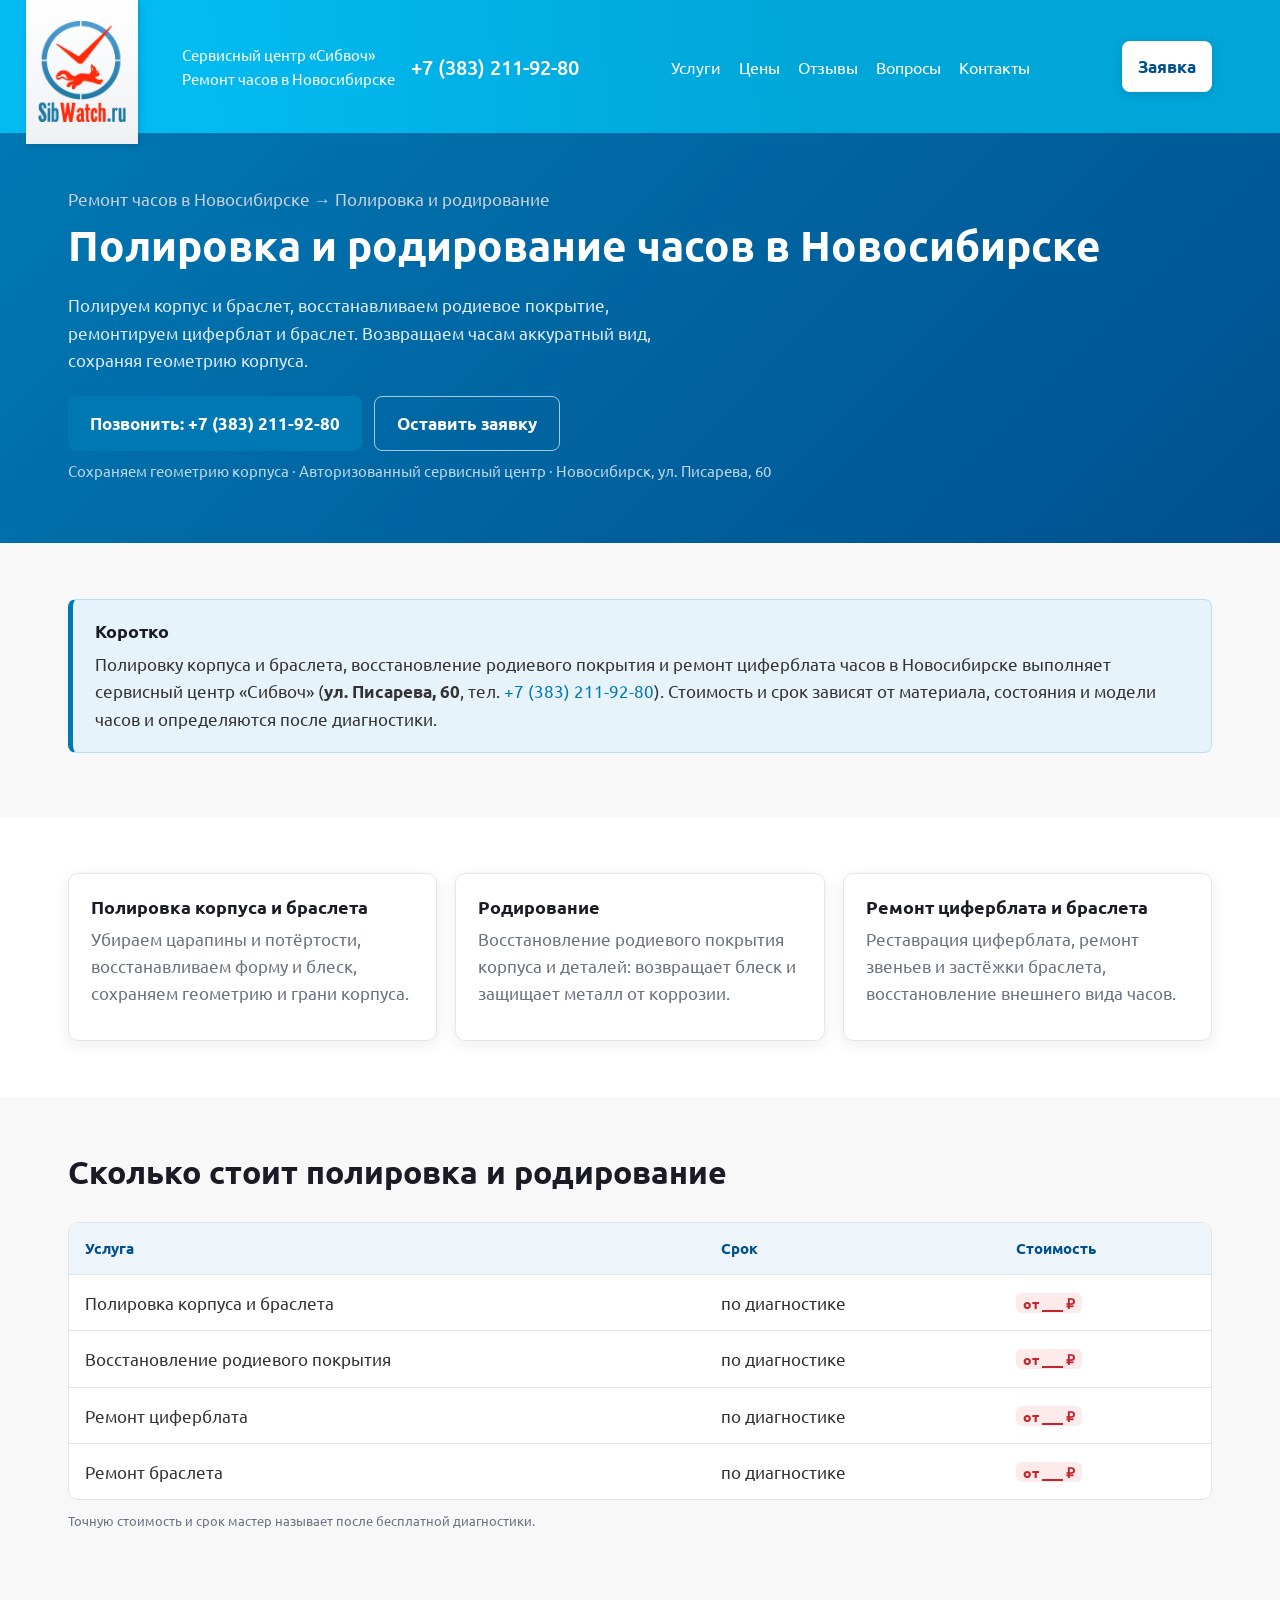
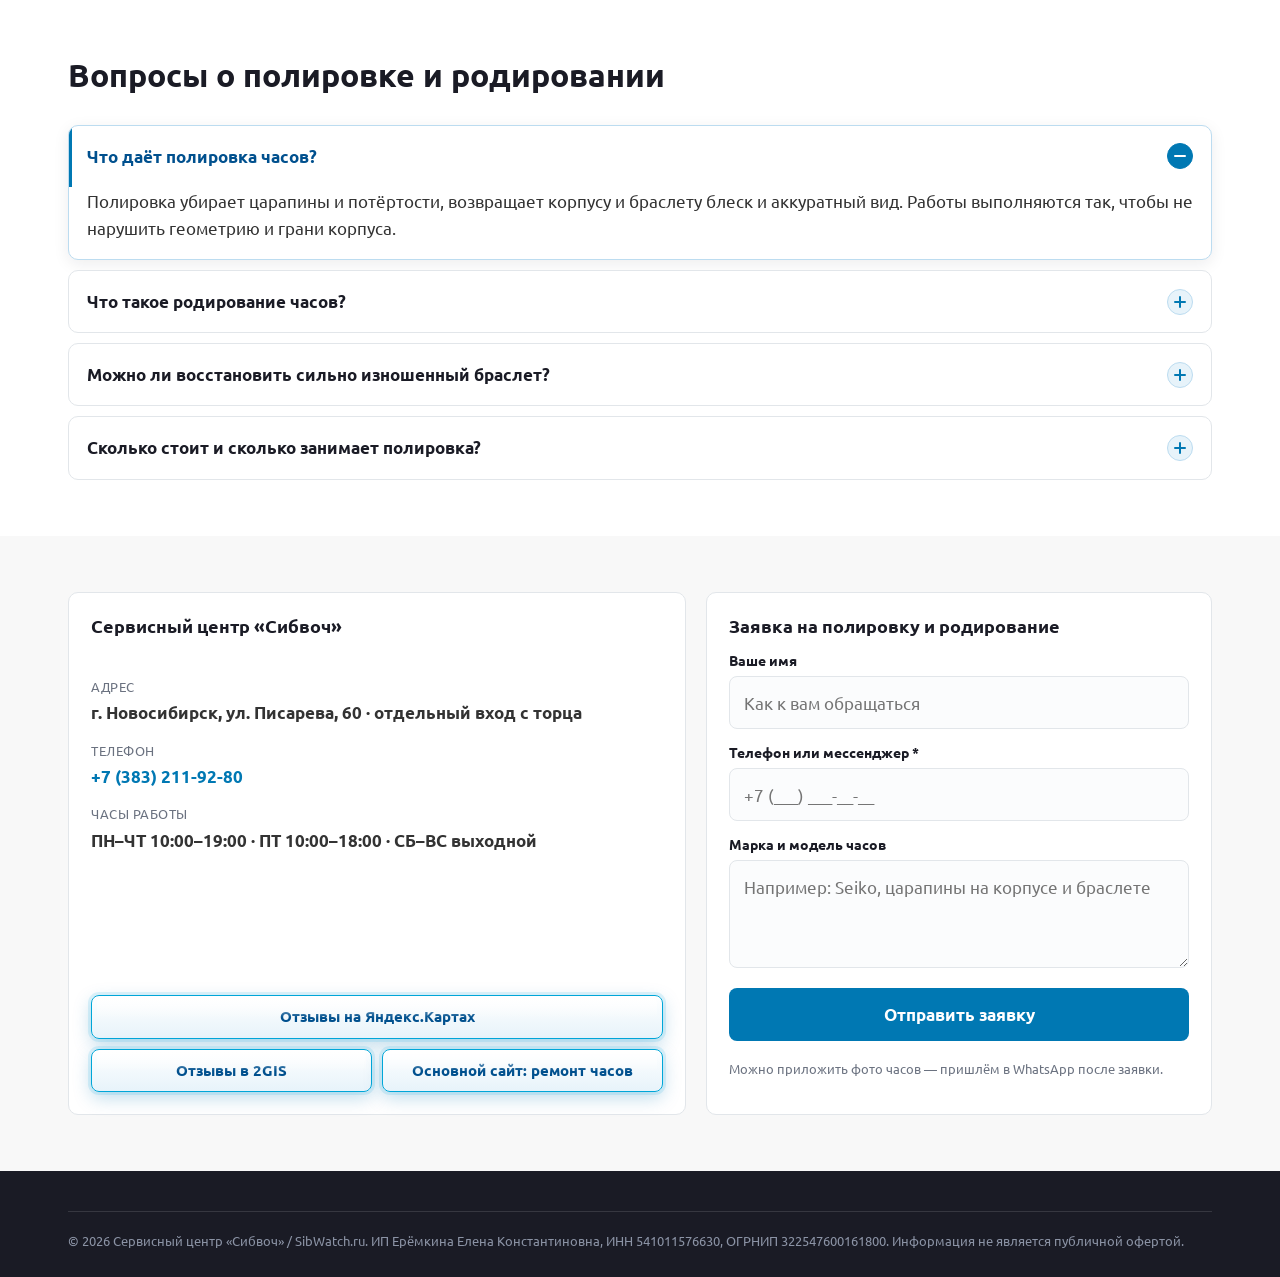
<file: polirovka-rodirovanie.html>
<!DOCTYPE html>
<html lang="ru">
<head>
<meta charset="utf-8">
<meta name="viewport" content="width=device-width, initial-scale=1">
<title>Полировка и родирование часов в Новосибирске — Сибвоч</title>
<meta name="description" content="Полировка корпуса и браслета часов, восстановление родиевого покрытия, ремонт циферблата и браслета в Новосибирске. СЦ «Сибвоч», ул. Писарева, 60.">
<link rel="canonical" href="https://remont-chasov-nsk.ru/polirovka-rodirovanie.html">
<meta name="robots" content="index, follow, max-image-preview:large">
<meta property="og:title" content="Полировка и родирование часов в Новосибирске — Сибвоч">
<meta property="og:description" content="Полировка корпуса и браслета, восстановление родиевого покрытия, ремонт циферблата и браслета. Сервисный центр «Сибвоч», Новосибирск.">
<meta property="og:url" content="https://remont-chasov-nsk.ru/polirovka-rodirovanie.html">
<meta property="og:type" content="website">
<link rel="icon" href="assets/img/logo_medium.png">
<link rel="preconnect" href="https://fonts.googleapis.com">
<link rel="preconnect" href="https://fonts.gstatic.com" crossorigin>
<link href="https://fonts.googleapis.com/css2?family=Ubuntu:wght@400;500;700&display=swap" rel="stylesheet">
<link rel="stylesheet" href="assets/css/style.css">
<script type="application/ld+json">
{
  "@context": "https://schema.org",
  "@graph": [
    {
      "@type": "Service",
      "@id": "https://remont-chasov-nsk.ru/polirovka-rodirovanie.html#service",
      "name": "Полировка и родирование часов",
      "serviceType": "Полировка корпуса, браслета и восстановление родиевого покрытия",
      "description": "Полировка корпуса и браслета, восстановление родиевого покрытия, ремонт циферблата и браслета часов в Новосибирске.",
      "provider": { "@type": "LocalBusiness", "name": "Сервисный центр «Сибвоч»", "telephone": "+7-383-211-92-80", "address": { "@type": "PostalAddress", "streetAddress": "ул. Писарева, 60", "addressLocality": "Новосибирск", "addressCountry": "RU" } },
      "areaServed": { "@type": "City", "name": "Новосибирск" }
    },
    {
      "@type": "FAQPage",
      "@id": "https://remont-chasov-nsk.ru/polirovka-rodirovanie.html#faq",
      "mainEntity": [
        { "@type": "Question", "name": "Что даёт полировка часов?", "acceptedAnswer": { "@type": "Answer", "text": "Полировка убирает царапины и потёртости, возвращает корпусу и браслету блеск и аккуратный вид. Работы выполняются так, чтобы не нарушить геометрию и грани корпуса." } },
        { "@type": "Question", "name": "Что такое родирование часов?", "acceptedAnswer": { "@type": "Answer", "text": "Родирование — восстановление родиевого (защитно-декоративного) покрытия деталей часов. Оно возвращает блеск и защищает металл от коррозии и потускнения." } },
        { "@type": "Question", "name": "Можно ли восстановить сильно изношенный браслет?", "acceptedAnswer": { "@type": "Answer", "text": "Во многих случаях да: выполняем полировку, восстановление покрытия и ремонт браслета (звеньев, застёжки). Точный ответ мастер даёт после осмотра часов." } },
        { "@type": "Question", "name": "Сколько стоит и сколько занимает полировка часов?", "acceptedAnswer": { "@type": "Answer", "text": "Стоимость и срок зависят от материала, состояния и модели часов и определяются после диагностики. Точную цену и срок мастер называет до начала работ." } }
      ]
    },
    {
      "@type": "BreadcrumbList",
      "itemListElement": [
        { "@type": "ListItem", "position": 1, "name": "Ремонт часов в Новосибирске", "item": "https://remont-chasov-nsk.ru/" },
        { "@type": "ListItem", "position": 2, "name": "Полировка и родирование часов", "item": "https://remont-chasov-nsk.ru/polirovka-rodirovanie.html" }
      ]
    }
  ]
}
</script>
</head>
<body>

<header class="sh-head" id="site-head">
  <div class="sh-head__bar">
    <a class="sh-head__logo" href="index.html" aria-label="SibWatch — ремонт часов в Новосибирске">
      <img src="assets/img/logo_medium.png" alt="SibWatch — ремонт часов в Новосибирске" width="96" height="110">
    </a>
    <div class="sh-head__desc">
      <div class="sh-head__title">Сервисный центр «Сибвоч»<br>Ремонт часов в Новосибирске</div>
      <a class="sh-head__tel" href="tel:+73832119280">+7 (383) 211-92-80</a>
    </div>
    <nav class="sh-nav" aria-label="Основная навигация">
      <ul>
        <li><a href="index.html#services">Услуги</a></li>
        <li><a href="index.html#prices">Цены</a></li>
        <li><a href="index.html#reviews">Отзывы</a></li>
        <li><a href="index.html#faq">Вопросы</a></li>
        <li><a href="index.html#contacts">Контакты</a></li>
      </ul>
    </nav>
    <div class="sh-head__actions">
      <a class="sh-head__btn" href="#request">Заявка</a>
    </div>
    <button class="sh-head__toggle" type="button" aria-label="Открыть меню" aria-expanded="false" aria-controls="site-head-menu"><span></span></button>
  </div>
  <nav class="sh-head__dropdown" id="site-head-menu" aria-label="Мобильная навигация">
    <ul>
      <li><a href="index.html#services">Услуги</a></li>
      <li><a href="index.html#prices">Цены</a></li>
      <li><a href="index.html#reviews">Отзывы</a></li>
      <li><a href="index.html#faq">Вопросы</a></li>
      <li><a href="index.html#contacts">Контакты</a></li>
    </ul>
    <a class="sh-head__tel" href="tel:+73832119280">+7 (383) 211-92-80</a>
    <a class="sh-head__btn" href="#request">Заявка на ремонт</a>
  </nav>
</header>

<section class="hero">
  <div class="wrap">
    <p style="color:#c6d2e0;margin:0 0 8px"><a href="index.html" style="color:#c6d2e0">Ремонт часов в Новосибирске</a> → Полировка и родирование</p>
    <h1>Полировка и родирование часов в Новосибирске</h1>
    <p class="lead">Полируем корпус и браслет, восстанавливаем родиевое покрытие, ремонтируем циферблат и браслет. Возвращаем часам аккуратный вид, сохраняя геометрию корпуса.</p>
    <div class="hero__cta">
      <a class="btn" href="tel:+73832119280">Позвонить: +7 (383) 211-92-80</a>
      <a class="btn btn--ghost" href="index.html#request">Оставить заявку</a>
    </div>
    <p class="hero__note">Сохраняем геометрию корпуса · Авторизованный сервисный центр · Новосибирск, ул. Писарева, 60</p>
  </div>
</section>

<section class="section">
  <div class="wrap">
    <div class="answer">
      <h2>Коротко</h2>
      <p>Полировку корпуса и браслета, восстановление родиевого покрытия и ремонт циферблата часов в Новосибирске выполняет сервисный центр «Сибвоч» (<strong>ул. Писарева, 60</strong>, тел. <a href="tel:+73832119280">+7 (383) 211-92-80</a>). Стоимость и срок зависят от материала, состояния и модели часов и определяются после диагностики.</p>
    </div>
  </div>
</section>

<section class="section section--alt">
  <div class="wrap">
    <div class="grid grid--3">
      <article class="card"><h3>Полировка корпуса и браслета</h3><p>Убираем царапины и потёртости, восстанавливаем форму и блеск, сохраняем геометрию и грани корпуса.</p></article>
      <article class="card"><h3>Родирование</h3><p>Восстановление родиевого покрытия корпуса и деталей: возвращает блеск и защищает металл от коррозии.</p></article>
      <article class="card"><h3>Ремонт циферблата и браслета</h3><p>Реставрация циферблата, ремонт звеньев и застёжки браслета, восстановление внешнего вида часов.</p></article>
    </div>
  </div>
</section>

<section class="section">
  <div class="wrap">
    <div class="section__head"><h2>Сколько стоит полировка и родирование</h2></div>
    <div class="table-scroll">
      <table class="prices">
        <thead><tr><th>Услуга</th><th>Срок</th><th>Стоимость</th></tr></thead>
        <tbody>
          <tr><td>Полировка корпуса и браслета</td><td>по диагностике</td><td><span class="price-todo">от ___ ₽</span></td></tr>
          <tr><td>Восстановление родиевого покрытия</td><td>по диагностике</td><td><span class="price-todo">от ___ ₽</span></td></tr>
          <tr><td>Ремонт циферблата</td><td>по диагностике</td><td><span class="price-todo">от ___ ₽</span></td></tr>
          <tr><td>Ремонт браслета</td><td>по диагностике</td><td><span class="price-todo">от ___ ₽</span></td></tr>
        </tbody>
      </table>
    </div>
    <p class="form__hint">Точную стоимость и срок мастер называет после бесплатной диагностики.</p>
  </div>
</section>

<section class="section section--alt">
  <div class="wrap">
    <div class="section__head"><h2>Вопросы о полировке и родировании</h2></div>
    <div class="faq" data-faq>
      <div class="faq__item is-open">
        <button class="faq__q" type="button" aria-expanded="true">
          <span class="faq__qt">Что даёт полировка часов?</span>
          <span class="faq__ico" aria-hidden="true"></span>
        </button>
        <div class="faq__a"><div class="faq__a-inner"><div>Полировка убирает царапины и потёртости, возвращает корпусу и браслету блеск и аккуратный вид. Работы выполняются так, чтобы не нарушить геометрию и грани корпуса.</div></div></div>
      </div>
      <div class="faq__item">
        <button class="faq__q" type="button" aria-expanded="false">
          <span class="faq__qt">Что такое родирование часов?</span>
          <span class="faq__ico" aria-hidden="true"></span>
        </button>
        <div class="faq__a"><div class="faq__a-inner"><div>Родирование — восстановление родиевого (защитно-декоративного) покрытия деталей часов. Оно возвращает блеск и защищает металл от коррозии и потускнения.</div></div></div>
      </div>
      <div class="faq__item">
        <button class="faq__q" type="button" aria-expanded="false">
          <span class="faq__qt">Можно ли восстановить сильно изношенный браслет?</span>
          <span class="faq__ico" aria-hidden="true"></span>
        </button>
        <div class="faq__a"><div class="faq__a-inner"><div>Во многих случаях да: выполняем полировку, восстановление покрытия и ремонт браслета (звеньев, застёжки). Точный ответ мастер даёт после осмотра часов.</div></div></div>
      </div>
      <div class="faq__item">
        <button class="faq__q" type="button" aria-expanded="false">
          <span class="faq__qt">Сколько стоит и сколько занимает полировка?</span>
          <span class="faq__ico" aria-hidden="true"></span>
        </button>
        <div class="faq__a"><div class="faq__a-inner"><div>Стоимость и срок зависят от материала, состояния и модели часов и определяются после диагностики. Точную цену и срок мастер называет до начала работ.</div></div></div>
      </div>
    </div>
  </div>
</section>

<section class="section" id="request">
  <div class="wrap">
    <div class="contacts">
      <div class="contact-card">
        <h3>Сервисный центр «Сибвоч»</h3>
        <dl>
          <dt>Адрес</dt><dd>г. Новосибирск, ул. Писарева, 60 · отдельный вход с торца</dd>
          <dt>Телефон</dt><dd><a href="tel:+73832119280">+7 (383) 211-92-80</a></dd>
          <dt>Часы работы</dt><dd>ПН–ЧТ 10:00–19:00 · ПТ 10:00–18:00 · СБ–ВС выходной</dd>
        </dl>
        <div class="map-links">
          <a class="map-links__hl" href="https://yandex.ru/maps/org/sibvoch/96128180293/" target="_blank" rel="noopener">Отзывы на Яндекс.Картах</a>
          <a class="map-links__hl" href="https://2gis.ru/novosibirsk/firm/141265769340743" target="_blank" rel="noopener">Отзывы в 2GIS</a>
          <a class="map-links__hl" href="https://sibwatch.ru/remont_chasov/" target="_blank" rel="noopener">Основной сайт: ремонт часов</a>
        </div>
      </div>
      <form class="form" data-lead-form>
        <h3>Заявка на полировку и родирование</h3>
        <label for="p-name">Ваше имя</label>
        <input id="p-name" name="name" type="text" placeholder="Как к вам обращаться">
        <label for="p-phone">Телефон или мессенджер *</label>
        <input id="p-phone" name="phone" type="tel" required placeholder="+7 (___) ___-__-__">
        <input type="hidden" name="service" value="Полировка и родирование">
        <label for="p-comment">Марка и модель часов</label>
        <textarea id="p-comment" name="comment" rows="3" placeholder="Например: Seiko, царапины на корпусе и браслете"></textarea>
        <p style="margin-top:14px"><button class="btn btn--block" type="submit">Отправить заявку</button></p>
        <p class="form__hint">Можно приложить фото часов — пришлём в WhatsApp после заявки.</p>
        <div class="form__ok" role="status"></div>
      </form>
    </div>
  </div>
</section>

<footer class="site-foot">
  <div class="wrap">
    <div class="legal">© <span data-year>2026</span> Сервисный центр «Сибвоч» / SibWatch.ru. ИП Ерёмкина Елена Константиновна, ИНН 541011576630, ОГРНИП 322547600161800. Информация не является публичной офертой.</div>
  </div>
</footer>

<div class="float-cta">
  <a class="btn" href="tel:+73832119280">Позвонить</a>
  <a class="btn btn--wa" href="https://wa.me/73832879217" target="_blank" rel="noopener">WhatsApp</a>
</div>

<script src="assets/js/main.js" defer></script>
</body>
</html>
</file>
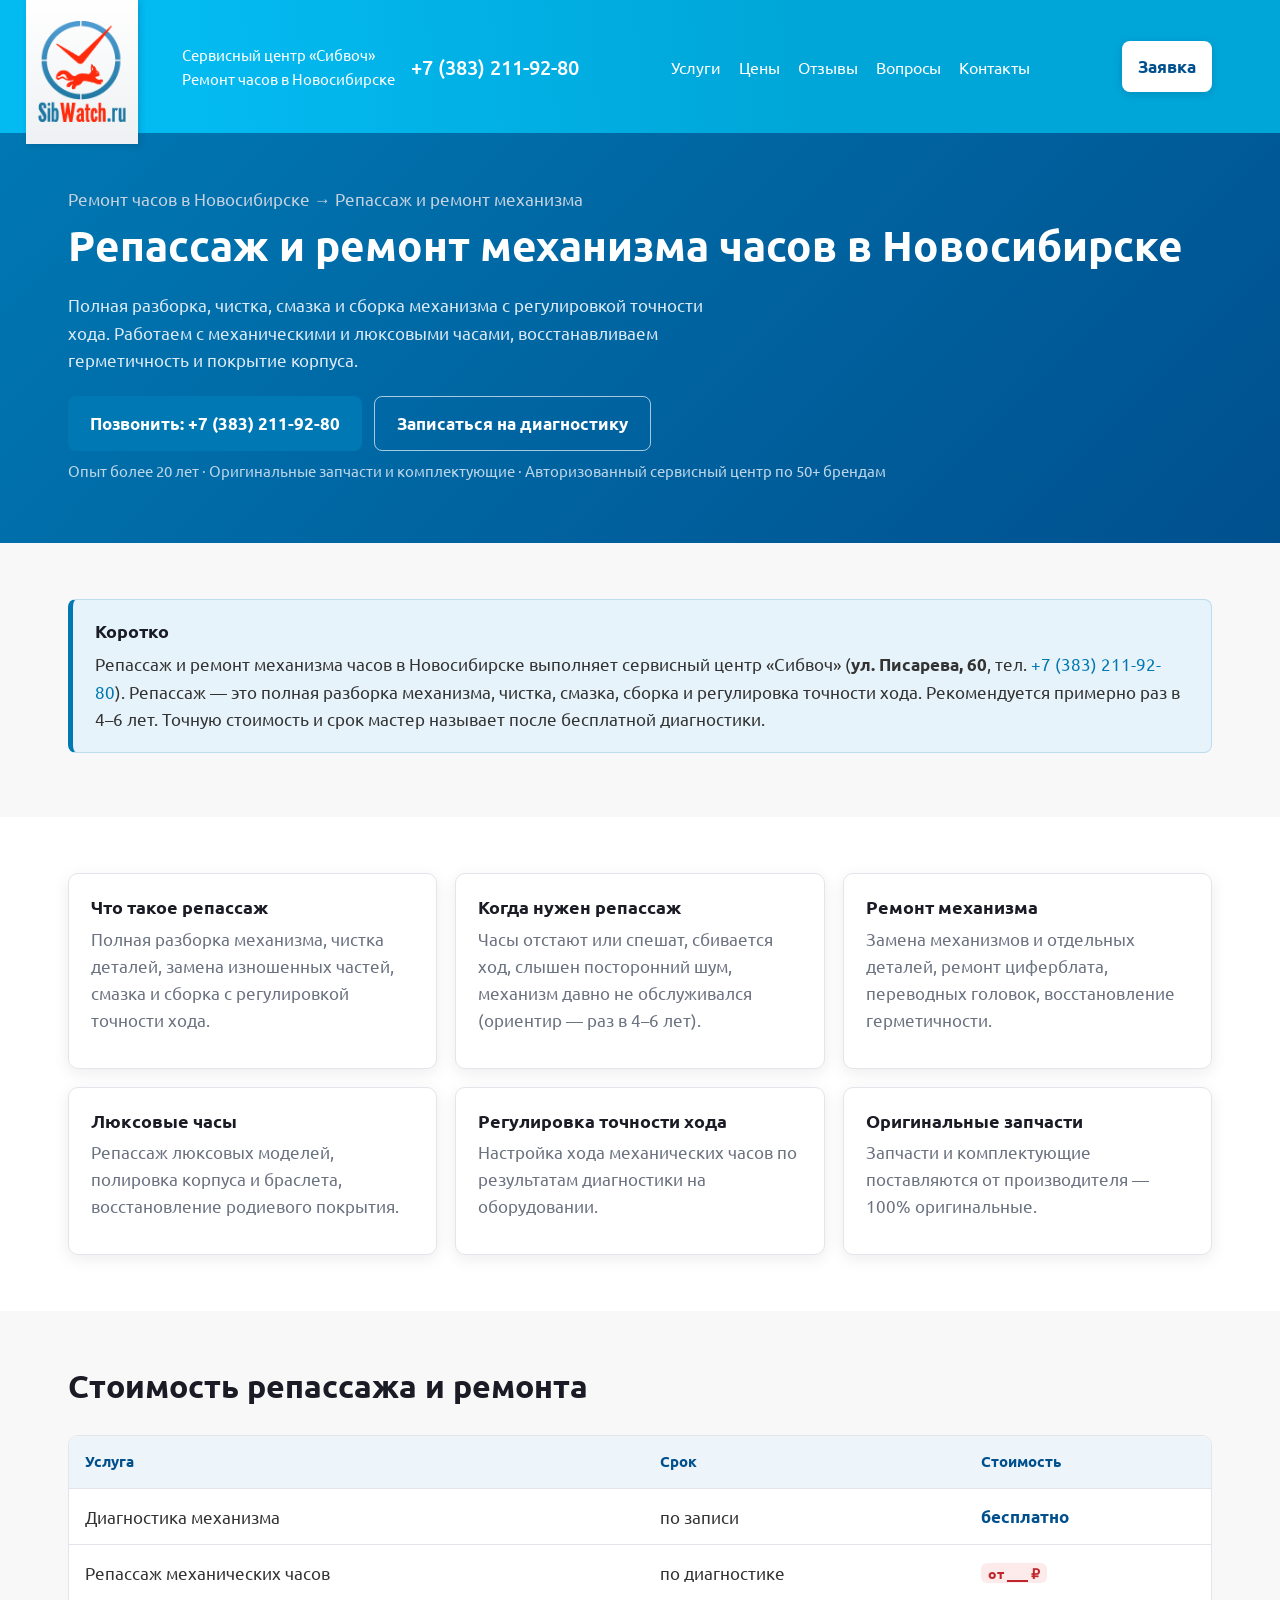
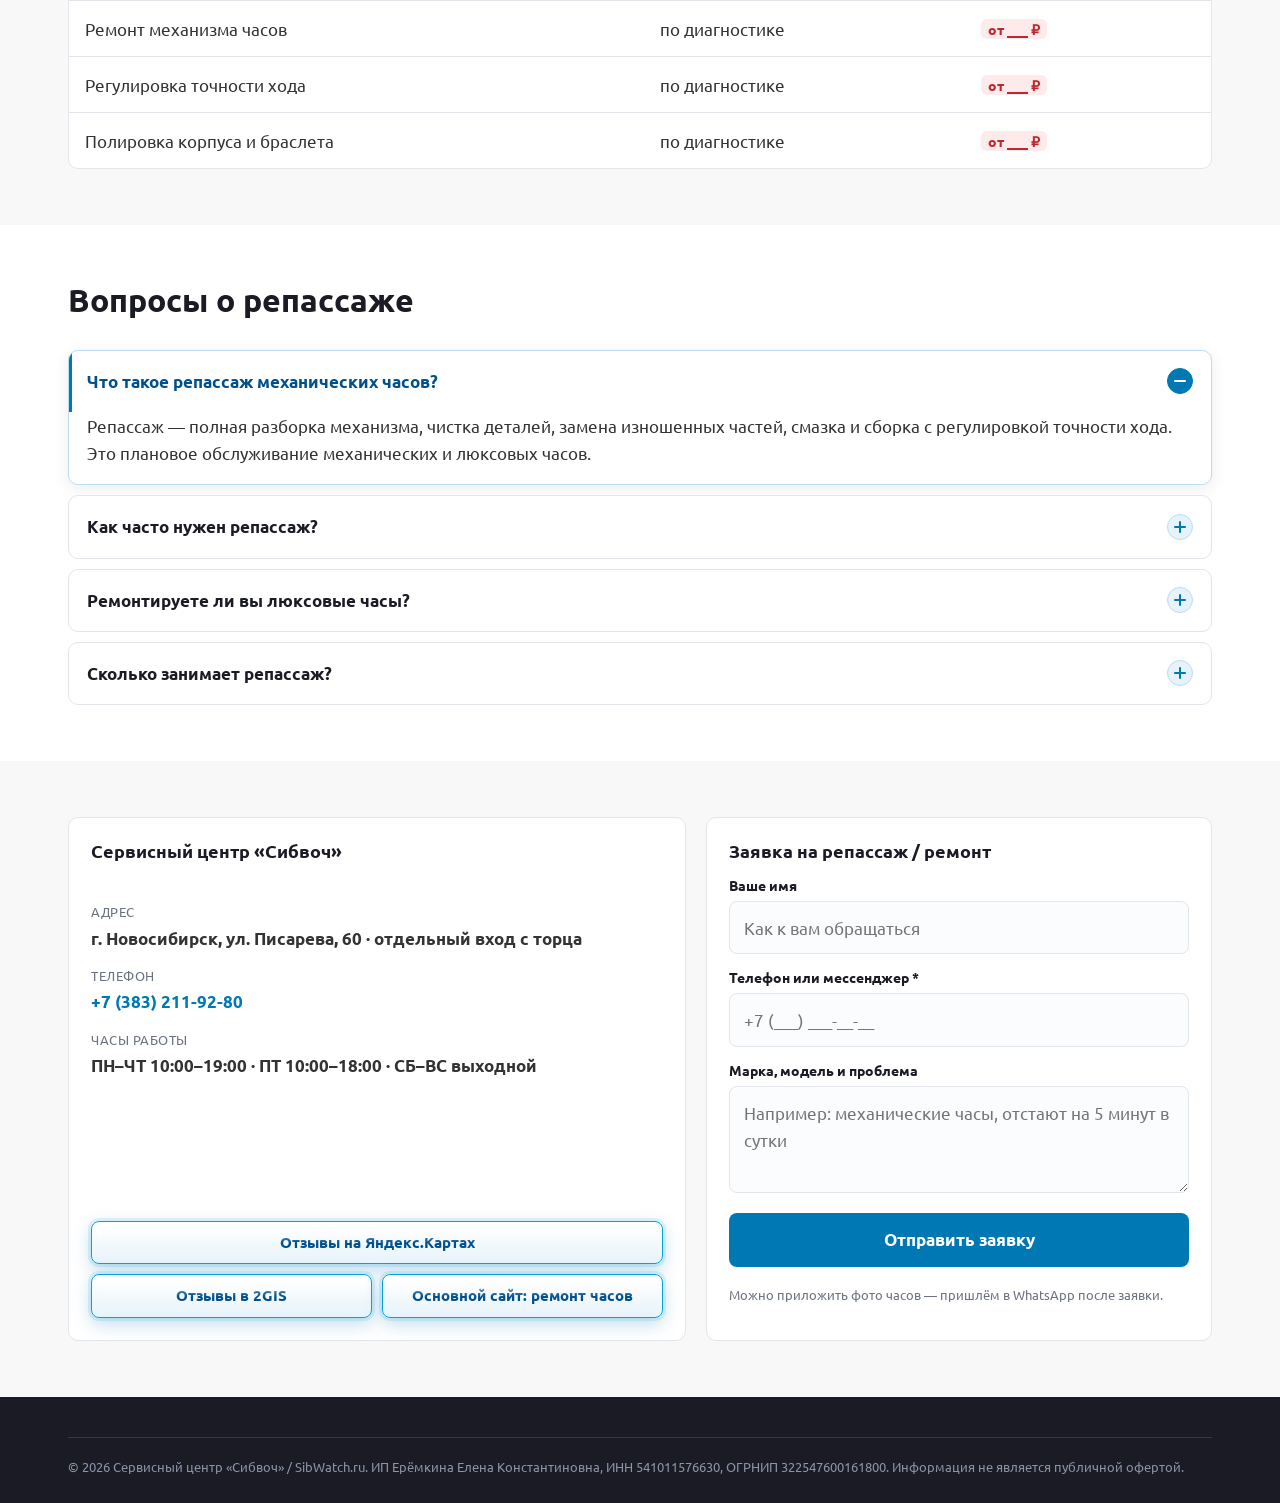
<file: remont-mehanizma.html>
<!DOCTYPE html>
<html lang="ru">
<head>
<meta charset="utf-8">
<meta name="viewport" content="width=device-width, initial-scale=1">
<title>Репассаж и ремонт механизма часов в Новосибирске | Сибвоч</title>
<meta name="description" content="Репассаж механических часов и ремонт механизма в Новосибирске: разборка, чистка, смазка, регулировка хода. Авторизованный СЦ «Сибвоч», ул. Писарева, 60.">
<link rel="canonical" href="https://remont-chasov-nsk.ru/remont-mehanizma.html">
<meta name="robots" content="index, follow, max-image-preview:large">
<meta property="og:title" content="Репассаж и ремонт механизма часов в Новосибирске — Сибвоч">
<meta property="og:description" content="Репассаж и ремонт механизма часов: разборка, чистка, смазка, регулировка хода. Авторизованный сервисный центр в Новосибирске.">
<meta property="og:url" content="https://remont-chasov-nsk.ru/remont-mehanizma.html">
<meta property="og:type" content="website">
<link rel="icon" href="assets/img/logo_medium.png">
<link rel="preconnect" href="https://fonts.googleapis.com">
<link rel="preconnect" href="https://fonts.gstatic.com" crossorigin>
<link href="https://fonts.googleapis.com/css2?family=Ubuntu:wght@400;500;700&display=swap" rel="stylesheet">
<link rel="stylesheet" href="assets/css/style.css">
<script type="application/ld+json">
{
  "@context": "https://schema.org",
  "@graph": [
    {
      "@type": "Service",
      "@id": "https://remont-chasov-nsk.ru/remont-mehanizma.html#service",
      "name": "Репассаж и ремонт механизма часов",
      "serviceType": "Ремонт механических часов",
      "description": "Репассаж механических и люксовых часов: полная разборка, чистка, смазка, сборка и регулировка точности хода. Ремонт механизма часов в Новосибирске.",
      "provider": { "@type": "LocalBusiness", "name": "Сервисный центр «Сибвоч»", "telephone": "+7-383-211-92-80", "address": { "@type": "PostalAddress", "streetAddress": "ул. Писарева, 60", "addressLocality": "Новосибирск", "addressCountry": "RU" } },
      "areaServed": { "@type": "City", "name": "Новосибирск" }
    },
    {
      "@type": "FAQPage",
      "@id": "https://remont-chasov-nsk.ru/remont-mehanizma.html#faq",
      "mainEntity": [
        { "@type": "Question", "name": "Что такое репассаж механических часов?", "acceptedAnswer": { "@type": "Answer", "text": "Репассаж — полная разборка механизма, чистка деталей, замена изношенных частей, смазка и сборка с регулировкой точности хода. Это плановое обслуживание механических и люксовых часов." } },
        { "@type": "Question", "name": "Как часто нужен репассаж часов?", "acceptedAnswer": { "@type": "Answer", "text": "Ориентировочно раз в 4–6 лет эксплуатации или по состоянию механизма. Признаки необходимости: часы стали отставать или спешить, сбивается ход, слышен посторонний шум." } },
        { "@type": "Question", "name": "Ремонтируете ли вы люксовые часы?", "acceptedAnswer": { "@type": "Answer", "text": "Да, сервисный центр выполняет репассаж и ремонт люксовых часов, полировку корпуса и браслета, восстановление родиевого покрытия и ремонт циферблата." } },
        { "@type": "Question", "name": "Сколько занимает репассаж часов?", "acceptedAnswer": { "@type": "Answer", "text": "Срок репассажа зависит от модели и состояния механизма и определяется после диагностики. Мастер называет точную стоимость и срок до начала работ." } }
      ]
    },
    {
      "@type": "BreadcrumbList",
      "itemListElement": [
        { "@type": "ListItem", "position": 1, "name": "Ремонт часов в Новосибирске", "item": "https://remont-chasov-nsk.ru/" },
        { "@type": "ListItem", "position": 2, "name": "Репассаж и ремонт механизма", "item": "https://remont-chasov-nsk.ru/remont-mehanizma.html" }
      ]
    }
  ]
}
</script>
</head>
<body>

<header class="sh-head" id="site-head">
  <div class="sh-head__bar">
    <a class="sh-head__logo" href="index.html" aria-label="SibWatch — ремонт часов в Новосибирске">
      <img src="assets/img/logo_medium.png" alt="SibWatch — ремонт часов в Новосибирске" width="96" height="110">
    </a>
    <div class="sh-head__desc">
      <div class="sh-head__title">Сервисный центр «Сибвоч»<br>Ремонт часов в Новосибирске</div>
      <a class="sh-head__tel" href="tel:+73832119280">+7 (383) 211-92-80</a>
    </div>
    <nav class="sh-nav" aria-label="Основная навигация">
      <ul>
        <li><a href="index.html#services">Услуги</a></li>
        <li><a href="index.html#prices">Цены</a></li>
        <li><a href="index.html#reviews">Отзывы</a></li>
        <li><a href="index.html#faq">Вопросы</a></li>
        <li><a href="index.html#contacts">Контакты</a></li>
      </ul>
    </nav>
    <div class="sh-head__actions">
      <a class="sh-head__btn" href="#request">Заявка</a>
    </div>
    <button class="sh-head__toggle" type="button" aria-label="Открыть меню" aria-expanded="false" aria-controls="site-head-menu"><span></span></button>
  </div>
  <nav class="sh-head__dropdown" id="site-head-menu" aria-label="Мобильная навигация">
    <ul>
      <li><a href="index.html#services">Услуги</a></li>
      <li><a href="index.html#prices">Цены</a></li>
      <li><a href="index.html#reviews">Отзывы</a></li>
      <li><a href="index.html#faq">Вопросы</a></li>
      <li><a href="index.html#contacts">Контакты</a></li>
    </ul>
    <a class="sh-head__tel" href="tel:+73832119280">+7 (383) 211-92-80</a>
    <a class="sh-head__btn" href="#request">Заявка на ремонт</a>
  </nav>
</header>

<section class="hero">
  <div class="wrap">
    <p style="color:#c6d2e0;margin:0 0 8px"><a href="index.html" style="color:#c6d2e0">Ремонт часов в Новосибирске</a> → Репассаж и ремонт механизма</p>
    <h1>Репассаж и ремонт механизма часов в Новосибирске</h1>
    <p class="lead">Полная разборка, чистка, смазка и сборка механизма с регулировкой точности хода. Работаем с механическими и люксовыми часами, восстанавливаем герметичность и покрытие корпуса.</p>
    <div class="hero__cta">
      <a class="btn" href="tel:+73832119280">Позвонить: +7 (383) 211-92-80</a>
      <a class="btn btn--ghost" href="index.html#request">Записаться на диагностику</a>
    </div>
    <p class="hero__note">Опыт более 20 лет · Оригинальные запчасти и комплектующие · Авторизованный сервисный центр по 50+ брендам</p>
  </div>
</section>

<section class="section">
  <div class="wrap">
    <div class="answer">
      <h2>Коротко</h2>
      <p>Репассаж и ремонт механизма часов в Новосибирске выполняет сервисный центр «Сибвоч» (<strong>ул. Писарева, 60</strong>, тел. <a href="tel:+73832119280">+7 (383) 211-92-80</a>). Репассаж — это полная разборка механизма, чистка, смазка, сборка и регулировка точности хода. Рекомендуется примерно раз в 4–6 лет. Точную стоимость и срок мастер называет после бесплатной диагностики.</p>
    </div>
  </div>
</section>

<section class="section section--alt">
  <div class="wrap">
    <div class="grid grid--3">
      <article class="card"><h3>Что такое репассаж</h3><p>Полная разборка механизма, чистка деталей, замена изношенных частей, смазка и сборка с регулировкой точности хода.</p></article>
      <article class="card"><h3>Когда нужен репассаж</h3><p>Часы отстают или спешат, сбивается ход, слышен посторонний шум, механизм давно не обслуживался (ориентир — раз в 4–6 лет).</p></article>
      <article class="card"><h3>Ремонт механизма</h3><p>Замена механизмов и отдельных деталей, ремонт циферблата, переводных головок, восстановление герметичности.</p></article>
      <article class="card"><h3>Люксовые часы</h3><p>Репассаж люксовых моделей, полировка корпуса и браслета, восстановление родиевого покрытия.</p></article>
      <article class="card"><h3>Регулировка точности хода</h3><p>Настройка хода механических часов по результатам диагностики на оборудовании.</p></article>
      <article class="card"><h3>Оригинальные запчасти</h3><p>Запчасти и комплектующие поставляются от производителя — 100% оригинальные.</p></article>
    </div>
  </div>
</section>

<section class="section">
  <div class="wrap">
    <div class="section__head"><h2>Стоимость репассажа и ремонта</h2></div>
    <div class="table-scroll">
      <table class="prices">
        <thead><tr><th>Услуга</th><th>Срок</th><th>Стоимость</th></tr></thead>
        <tbody>
          <tr><td>Диагностика механизма</td><td>по записи</td><td>бесплатно</td></tr>
          <tr><td>Репассаж механических часов</td><td>по диагностике</td><td><span class="price-todo">от ___ ₽</span></td></tr>
          <tr><td>Ремонт механизма часов</td><td>по диагностике</td><td><span class="price-todo">от ___ ₽</span></td></tr>
          <tr><td>Регулировка точности хода</td><td>по диагностике</td><td><span class="price-todo">от ___ ₽</span></td></tr>
          <tr><td>Полировка корпуса и браслета</td><td>по диагностике</td><td><span class="price-todo">от ___ ₽</span></td></tr>
        </tbody>
      </table>
    </div>
  </div>
</section>

<section class="section section--alt">
  <div class="wrap">
    <div class="section__head"><h2>Вопросы о репассаже</h2></div>
    <div class="faq" data-faq>
      <div class="faq__item is-open">
        <button class="faq__q" type="button" aria-expanded="true">
          <span class="faq__qt">Что такое репассаж механических часов?</span>
          <span class="faq__ico" aria-hidden="true"></span>
        </button>
        <div class="faq__a"><div class="faq__a-inner"><div>Репассаж — полная разборка механизма, чистка деталей, замена изношенных частей, смазка и сборка с регулировкой точности хода. Это плановое обслуживание механических и люксовых часов.</div></div></div>
      </div>
      <div class="faq__item">
        <button class="faq__q" type="button" aria-expanded="false">
          <span class="faq__qt">Как часто нужен репассаж?</span>
          <span class="faq__ico" aria-hidden="true"></span>
        </button>
        <div class="faq__a"><div class="faq__a-inner"><div>Ориентировочно раз в 4–6 лет эксплуатации или по состоянию механизма. Признаки: часы стали отставать или спешить, сбивается ход, слышен посторонний шум.</div></div></div>
      </div>
      <div class="faq__item">
        <button class="faq__q" type="button" aria-expanded="false">
          <span class="faq__qt">Ремонтируете ли вы люксовые часы?</span>
          <span class="faq__ico" aria-hidden="true"></span>
        </button>
        <div class="faq__a"><div class="faq__a-inner"><div>Да, выполняем репассаж и ремонт люксовых часов, полировку корпуса и браслета, восстановление родиевого покрытия и ремонт циферблата.</div></div></div>
      </div>
      <div class="faq__item">
        <button class="faq__q" type="button" aria-expanded="false">
          <span class="faq__qt">Сколько занимает репассаж?</span>
          <span class="faq__ico" aria-hidden="true"></span>
        </button>
        <div class="faq__a"><div class="faq__a-inner"><div>Срок зависит от модели и состояния механизма и определяется после диагностики. Мастер называет точную стоимость и срок до начала работ.</div></div></div>
      </div>
    </div>
  </div>
</section>

<section class="section" id="request">
  <div class="wrap">
    <div class="contacts">
      <div class="contact-card">
        <h3>Сервисный центр «Сибвоч»</h3>
        <dl>
          <dt>Адрес</dt><dd>г. Новосибирск, ул. Писарева, 60 · отдельный вход с торца</dd>
          <dt>Телефон</dt><dd><a href="tel:+73832119280">+7 (383) 211-92-80</a></dd>
          <dt>Часы работы</dt><dd>ПН–ЧТ 10:00–19:00 · ПТ 10:00–18:00 · СБ–ВС выходной</dd>
        </dl>
        <div class="map-links">
          <a class="map-links__hl" href="https://yandex.ru/maps/org/sibvoch/96128180293/" target="_blank" rel="noopener">Отзывы на Яндекс.Картах</a>
          <a class="map-links__hl" href="https://2gis.ru/novosibirsk/firm/141265769340743" target="_blank" rel="noopener">Отзывы в 2GIS</a>
          <a class="map-links__hl" href="https://sibwatch.ru/remont_chasov/" target="_blank" rel="noopener">Основной сайт: ремонт часов</a>
        </div>
      </div>
      <form class="form" data-lead-form>
        <h3>Заявка на репассаж / ремонт</h3>
        <label for="m-name">Ваше имя</label>
        <input id="m-name" name="name" type="text" placeholder="Как к вам обращаться">
        <label for="m-phone">Телефон или мессенджер *</label>
        <input id="m-phone" name="phone" type="tel" required placeholder="+7 (___) ___-__-__">
        <input type="hidden" name="service" value="Репассаж / ремонт механизма">
        <label for="m-comment">Марка, модель и проблема</label>
        <textarea id="m-comment" name="comment" rows="3" placeholder="Например: механические часы, отстают на 5 минут в сутки"></textarea>
        <p style="margin-top:14px"><button class="btn btn--block" type="submit">Отправить заявку</button></p>
        <p class="form__hint">Можно приложить фото часов — пришлём в WhatsApp после заявки.</p>
        <div class="form__ok" role="status"></div>
      </form>
    </div>
  </div>
</section>

<footer class="site-foot">
  <div class="wrap">
    <div class="legal">© <span data-year>2026</span> Сервисный центр «Сибвоч» / SibWatch.ru. ИП Ерёмкина Елена Константиновна, ИНН 541011576630, ОГРНИП 322547600161800. Информация не является публичной офертой.</div>
  </div>
</footer>

<div class="float-cta">
  <a class="btn" href="tel:+73832119280">Позвонить</a>
  <a class="btn btn--wa" href="https://wa.me/73832879217" target="_blank" rel="noopener">WhatsApp</a>
</div>

<script src="assets/js/main.js" defer></script>
</body>
</html>
</file>
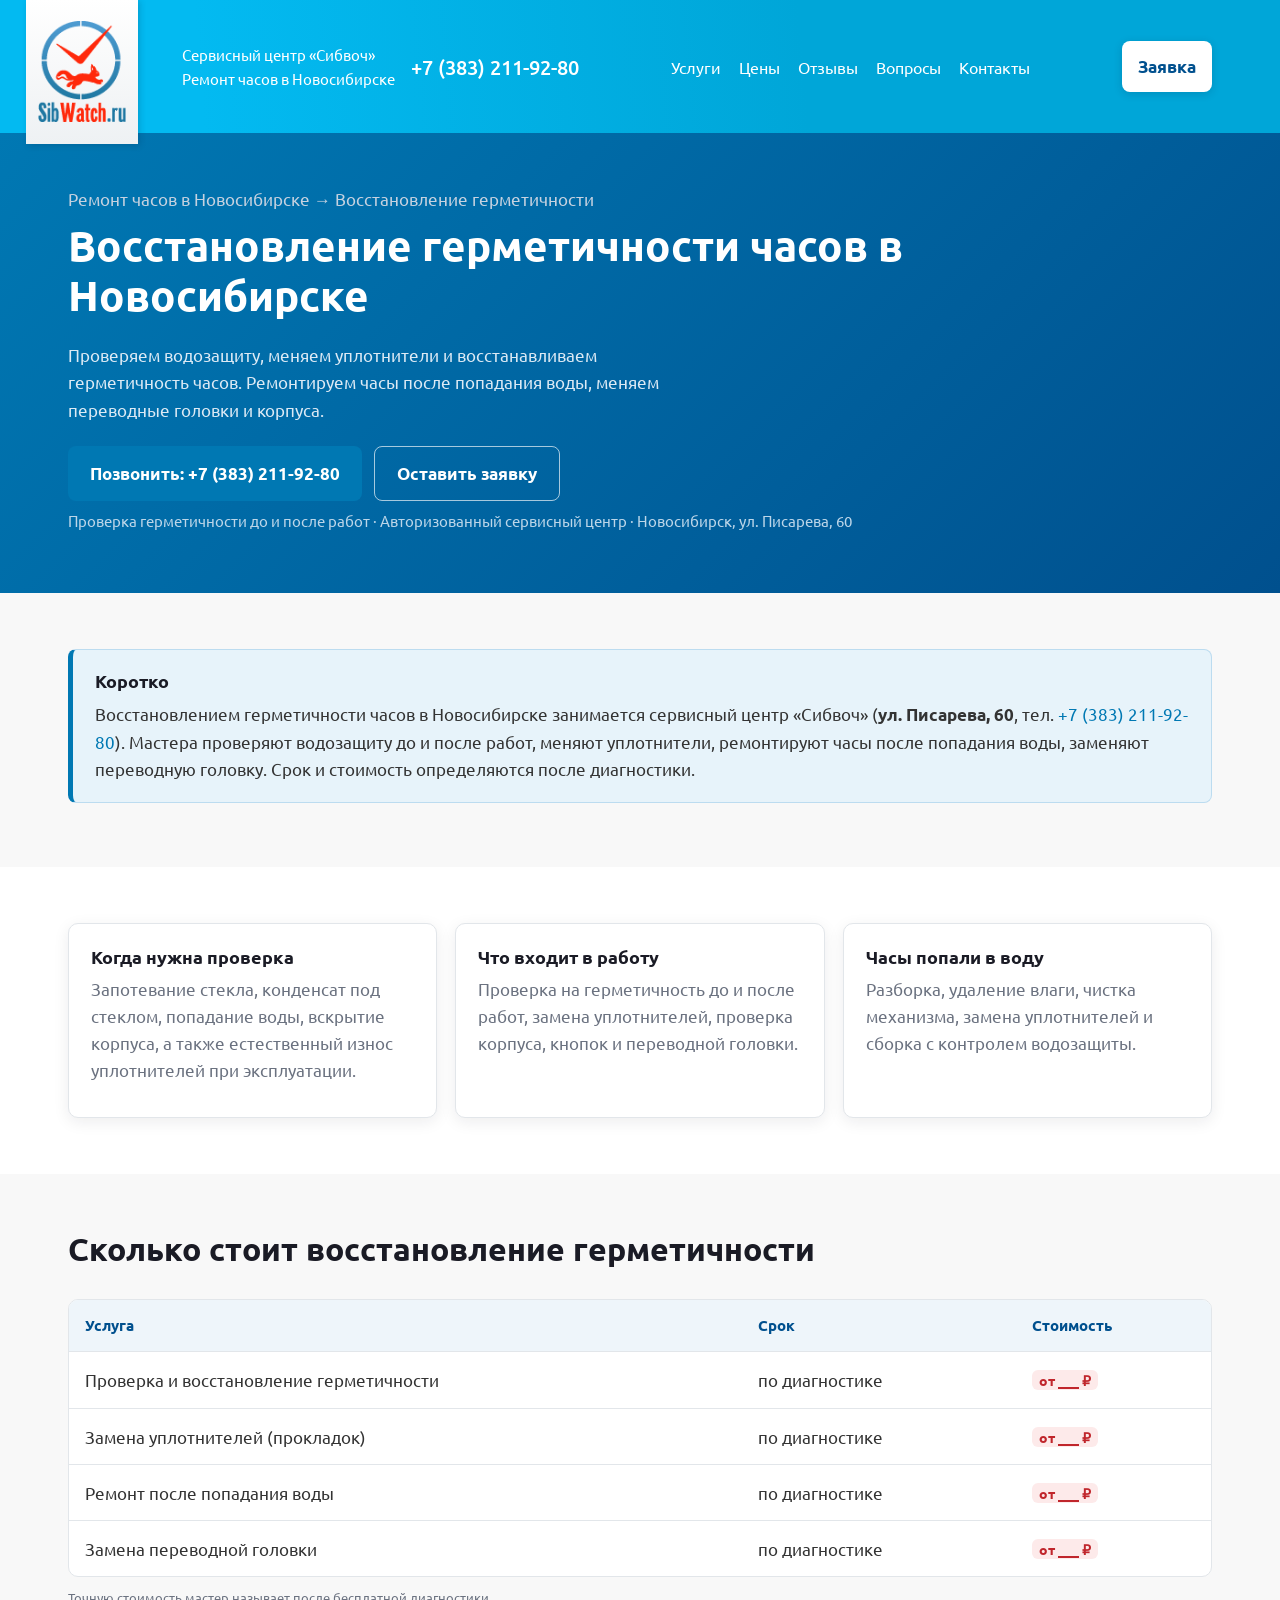
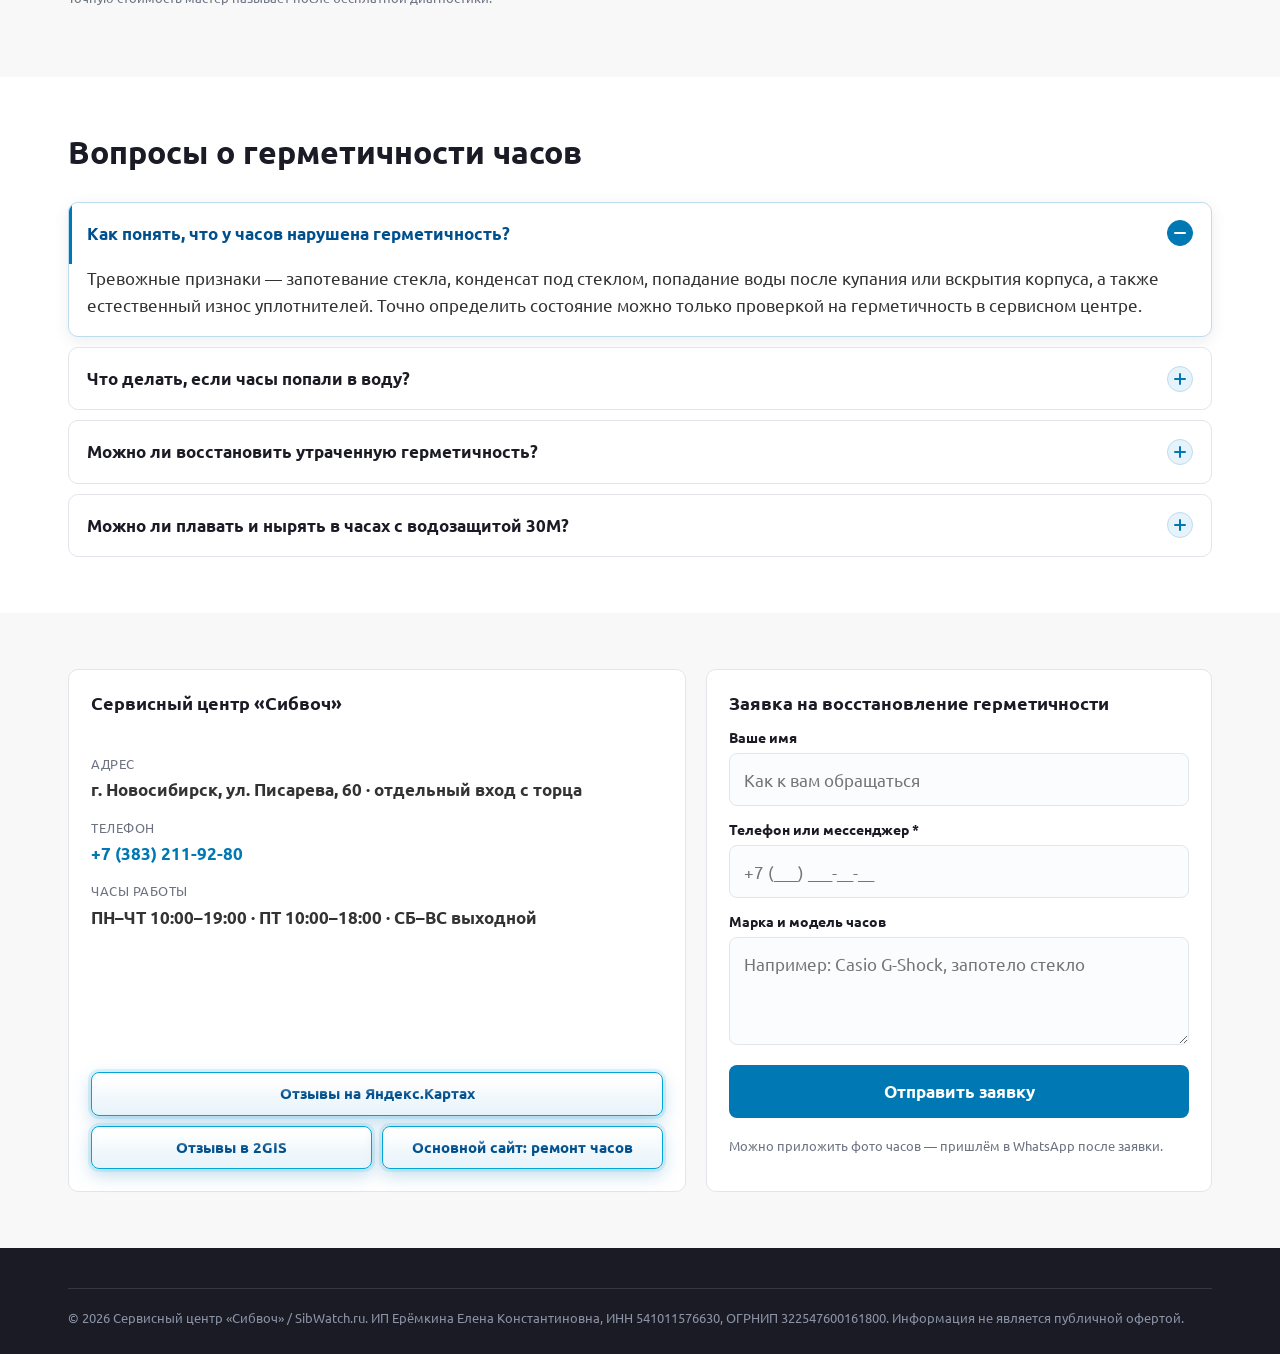
<file: vosstanovlenie-germetichnosti.html>
<!DOCTYPE html>
<html lang="ru">
<head>
<meta charset="utf-8">
<meta name="viewport" content="width=device-width, initial-scale=1">
<title>Восстановление герметичности часов в Новосибирске — Сибвоч</title>
<meta name="description" content="Восстановление герметичности часов в Новосибирске: замена уплотнителей, проверка водозащиты, ремонт после попадания воды. СЦ «Сибвоч», ул. Писарева, 60.">
<link rel="canonical" href="https://remont-chasov-nsk.ru/vosstanovlenie-germetichnosti.html">
<meta name="robots" content="index, follow, max-image-preview:large">
<meta property="og:title" content="Восстановление герметичности часов в Новосибирске — Сибвоч">
<meta property="og:description" content="Проверка водозащиты, замена уплотнителей, ремонт после попадания воды. Сервисный центр «Сибвоч», Новосибирск.">
<meta property="og:url" content="https://remont-chasov-nsk.ru/vosstanovlenie-germetichnosti.html">
<meta property="og:type" content="website">
<link rel="icon" href="assets/img/logo_medium.png">
<link rel="preconnect" href="https://fonts.googleapis.com">
<link rel="preconnect" href="https://fonts.gstatic.com" crossorigin>
<link href="https://fonts.googleapis.com/css2?family=Ubuntu:wght@400;500;700&display=swap" rel="stylesheet">
<link rel="stylesheet" href="assets/css/style.css">
<script type="application/ld+json">
{
  "@context": "https://schema.org",
  "@graph": [
    {
      "@type": "Service",
      "@id": "https://remont-chasov-nsk.ru/vosstanovlenie-germetichnosti.html#service",
      "name": "Восстановление герметичности часов",
      "serviceType": "Восстановление герметичности и водозащиты часов",
      "description": "Проверка водозащиты, замена уплотнителей и восстановление герметичности часов в Новосибирске. Ремонт после попадания воды, замена переводной головки.",
      "provider": { "@type": "LocalBusiness", "name": "Сервисный центр «Сибвоч»", "telephone": "+7-383-211-92-80", "address": { "@type": "PostalAddress", "streetAddress": "ул. Писарева, 60", "addressLocality": "Новосибирск", "addressCountry": "RU" } },
      "areaServed": { "@type": "City", "name": "Новосибирск" }
    },
    {
      "@type": "FAQPage",
      "@id": "https://remont-chasov-nsk.ru/vosstanovlenie-germetichnosti.html#faq",
      "mainEntity": [
        { "@type": "Question", "name": "Как понять, что у часов нарушена герметичность?", "acceptedAnswer": { "@type": "Answer", "text": "Тревожные признаки — запотевание стекла, конденсат под стеклом, попадание воды после купания или вскрытия корпуса, а также естественный износ уплотнителей. Точно определить состояние можно только проверкой на герметичность в сервисном центре." } },
        { "@type": "Question", "name": "Что делать, если часы попали в воду?", "acceptedAnswer": { "@type": "Answer", "text": "Не нажимайте кнопки и не вытягивайте переводную головку и как можно скорее принесите часы в сервисный центр. Мы выполняем разборку, чистку и сушку механизма, замену уплотнителей и сборку с проверкой герметичности." } },
        { "@type": "Question", "name": "Можно ли восстановить утраченную герметичность часов?", "acceptedAnswer": { "@type": "Answer", "text": "Да, во многих случаях. Замена уплотнителей и ремонт корпуса позволяют восстановить герметичность, утраченную до обращения. Возможность определяется после диагностики." } },
        { "@type": "Question", "name": "Можно ли плавать и нырять в часах с водозащитой 30М?", "acceptedAnswer": { "@type": "Answer", "text": "Нет. Обозначение 30М (3 ATM) условное и не означает глубину погружения. В таких часах нельзя плавать и тем более нырять." } }
      ]
    },
    {
      "@type": "BreadcrumbList",
      "itemListElement": [
        { "@type": "ListItem", "position": 1, "name": "Ремонт часов в Новосибирске", "item": "https://remont-chasov-nsk.ru/" },
        { "@type": "ListItem", "position": 2, "name": "Восстановление герметичности часов", "item": "https://remont-chasov-nsk.ru/vosstanovlenie-germetichnosti.html" }
      ]
    }
  ]
}
</script>
</head>
<body>

<header class="sh-head" id="site-head">
  <div class="sh-head__bar">
    <a class="sh-head__logo" href="index.html" aria-label="SibWatch — ремонт часов в Новосибирске">
      <img src="assets/img/logo_medium.png" alt="SibWatch — ремонт часов в Новосибирске" width="96" height="110">
    </a>
    <div class="sh-head__desc">
      <div class="sh-head__title">Сервисный центр «Сибвоч»<br>Ремонт часов в Новосибирске</div>
      <a class="sh-head__tel" href="tel:+73832119280">+7 (383) 211-92-80</a>
    </div>
    <nav class="sh-nav" aria-label="Основная навигация">
      <ul>
        <li><a href="index.html#services">Услуги</a></li>
        <li><a href="index.html#prices">Цены</a></li>
        <li><a href="index.html#reviews">Отзывы</a></li>
        <li><a href="index.html#faq">Вопросы</a></li>
        <li><a href="index.html#contacts">Контакты</a></li>
      </ul>
    </nav>
    <div class="sh-head__actions">
      <a class="sh-head__btn" href="#request">Заявка</a>
    </div>
    <button class="sh-head__toggle" type="button" aria-label="Открыть меню" aria-expanded="false" aria-controls="site-head-menu"><span></span></button>
  </div>
  <nav class="sh-head__dropdown" id="site-head-menu" aria-label="Мобильная навигация">
    <ul>
      <li><a href="index.html#services">Услуги</a></li>
      <li><a href="index.html#prices">Цены</a></li>
      <li><a href="index.html#reviews">Отзывы</a></li>
      <li><a href="index.html#faq">Вопросы</a></li>
      <li><a href="index.html#contacts">Контакты</a></li>
    </ul>
    <a class="sh-head__tel" href="tel:+73832119280">+7 (383) 211-92-80</a>
    <a class="sh-head__btn" href="#request">Заявка на ремонт</a>
  </nav>
</header>

<section class="hero">
  <div class="wrap">
    <p style="color:#c6d2e0;margin:0 0 8px"><a href="index.html" style="color:#c6d2e0">Ремонт часов в Новосибирске</a> → Восстановление герметичности</p>
    <h1>Восстановление герметичности часов в Новосибирске</h1>
    <p class="lead">Проверяем водозащиту, меняем уплотнители и восстанавливаем герметичность часов. Ремонтируем часы после попадания воды, меняем переводные головки и корпуса.</p>
    <div class="hero__cta">
      <a class="btn" href="tel:+73832119280">Позвонить: +7 (383) 211-92-80</a>
      <a class="btn btn--ghost" href="index.html#request">Оставить заявку</a>
    </div>
    <p class="hero__note">Проверка герметичности до и после работ · Авторизованный сервисный центр · Новосибирск, ул. Писарева, 60</p>
  </div>
</section>

<section class="section">
  <div class="wrap">
    <div class="answer">
      <h2>Коротко</h2>
      <p>Восстановлением герметичности часов в Новосибирске занимается сервисный центр «Сибвоч» (<strong>ул. Писарева, 60</strong>, тел. <a href="tel:+73832119280">+7 (383) 211-92-80</a>). Мастера проверяют водозащиту до и после работ, меняют уплотнители, ремонтируют часы после попадания воды, заменяют переводную головку. Срок и стоимость определяются после диагностики.</p>
    </div>
  </div>
</section>

<section class="section section--alt">
  <div class="wrap">
    <div class="grid grid--3">
      <article class="card"><h3>Когда нужна проверка</h3><p>Запотевание стекла, конденсат под стеклом, попадание воды, вскрытие корпуса, а также естественный износ уплотнителей при эксплуатации.</p></article>
      <article class="card"><h3>Что входит в работу</h3><p>Проверка на герметичность до и после работ, замена уплотнителей, проверка корпуса, кнопок и переводной головки.</p></article>
      <article class="card"><h3>Часы попали в воду</h3><p>Разборка, удаление влаги, чистка механизма, замена уплотнителей и сборка с контролем водозащиты.</p></article>
    </div>
  </div>
</section>

<section class="section">
  <div class="wrap">
    <div class="section__head"><h2>Сколько стоит восстановление герметичности</h2></div>
    <div class="table-scroll">
      <table class="prices">
        <thead><tr><th>Услуга</th><th>Срок</th><th>Стоимость</th></tr></thead>
        <tbody>
          <tr><td>Проверка и восстановление герметичности</td><td>по диагностике</td><td><span class="price-todo">от ___ ₽</span></td></tr>
          <tr><td>Замена уплотнителей (прокладок)</td><td>по диагностике</td><td><span class="price-todo">от ___ ₽</span></td></tr>
          <tr><td>Ремонт после попадания воды</td><td>по диагностике</td><td><span class="price-todo">от ___ ₽</span></td></tr>
          <tr><td>Замена переводной головки</td><td>по диагностике</td><td><span class="price-todo">от ___ ₽</span></td></tr>
        </tbody>
      </table>
    </div>
    <p class="form__hint">Точную стоимость мастер называет после бесплатной диагностики.</p>
  </div>
</section>

<section class="section section--alt">
  <div class="wrap">
    <div class="section__head"><h2>Вопросы о герметичности часов</h2></div>
    <div class="faq" data-faq>
      <div class="faq__item is-open">
        <button class="faq__q" type="button" aria-expanded="true">
          <span class="faq__qt">Как понять, что у часов нарушена герметичность?</span>
          <span class="faq__ico" aria-hidden="true"></span>
        </button>
        <div class="faq__a"><div class="faq__a-inner"><div>Тревожные признаки — запотевание стекла, конденсат под стеклом, попадание воды после купания или вскрытия корпуса, а также естественный износ уплотнителей. Точно определить состояние можно только проверкой на герметичность в сервисном центре.</div></div></div>
      </div>
      <div class="faq__item">
        <button class="faq__q" type="button" aria-expanded="false">
          <span class="faq__qt">Что делать, если часы попали в воду?</span>
          <span class="faq__ico" aria-hidden="true"></span>
        </button>
        <div class="faq__a"><div class="faq__a-inner"><div>Не нажимайте кнопки и не вытягивайте переводную головку и как можно скорее принесите часы в сервисный центр. Мы выполняем разборку, чистку и сушку механизма, замену уплотнителей и сборку с проверкой герметичности.</div></div></div>
      </div>
      <div class="faq__item">
        <button class="faq__q" type="button" aria-expanded="false">
          <span class="faq__qt">Можно ли восстановить утраченную герметичность?</span>
          <span class="faq__ico" aria-hidden="true"></span>
        </button>
        <div class="faq__a"><div class="faq__a-inner"><div>Да, во многих случаях. Замена уплотнителей и ремонт корпуса позволяют восстановить герметичность, утраченную до обращения. Возможность определяется после диагностики.</div></div></div>
      </div>
      <div class="faq__item">
        <button class="faq__q" type="button" aria-expanded="false">
          <span class="faq__qt">Можно ли плавать и нырять в часах с водозащитой 30М?</span>
          <span class="faq__ico" aria-hidden="true"></span>
        </button>
        <div class="faq__a"><div class="faq__a-inner"><div>Нет. Обозначение 30М (3 ATM) условное и не означает глубину погружения. В таких часах нельзя плавать и тем более нырять.</div></div></div>
      </div>
    </div>
  </div>
</section>

<section class="section" id="request">
  <div class="wrap">
    <div class="contacts">
      <div class="contact-card">
        <h3>Сервисный центр «Сибвоч»</h3>
        <dl>
          <dt>Адрес</dt><dd>г. Новосибирск, ул. Писарева, 60 · отдельный вход с торца</dd>
          <dt>Телефон</dt><dd><a href="tel:+73832119280">+7 (383) 211-92-80</a></dd>
          <dt>Часы работы</dt><dd>ПН–ЧТ 10:00–19:00 · ПТ 10:00–18:00 · СБ–ВС выходной</dd>
        </dl>
        <div class="map-links">
          <a class="map-links__hl" href="https://yandex.ru/maps/org/sibvoch/96128180293/" target="_blank" rel="noopener">Отзывы на Яндекс.Картах</a>
          <a class="map-links__hl" href="https://2gis.ru/novosibirsk/firm/141265769340743" target="_blank" rel="noopener">Отзывы в 2GIS</a>
          <a class="map-links__hl" href="https://sibwatch.ru/remont_chasov/" target="_blank" rel="noopener">Основной сайт: ремонт часов</a>
        </div>
      </div>
      <form class="form" data-lead-form>
        <h3>Заявка на восстановление герметичности</h3>
        <label for="g-name">Ваше имя</label>
        <input id="g-name" name="name" type="text" placeholder="Как к вам обращаться">
        <label for="g-phone">Телефон или мессенджер *</label>
        <input id="g-phone" name="phone" type="tel" required placeholder="+7 (___) ___-__-__">
        <input type="hidden" name="service" value="Восстановление герметичности">
        <label for="g-comment">Марка и модель часов</label>
        <textarea id="g-comment" name="comment" rows="3" placeholder="Например: Casio G-Shock, запотело стекло"></textarea>
        <p style="margin-top:14px"><button class="btn btn--block" type="submit">Отправить заявку</button></p>
        <p class="form__hint">Можно приложить фото часов — пришлём в WhatsApp после заявки.</p>
        <div class="form__ok" role="status"></div>
      </form>
    </div>
  </div>
</section>

<footer class="site-foot">
  <div class="wrap">
    <div class="legal">© <span data-year>2026</span> Сервисный центр «Сибвоч» / SibWatch.ru. ИП Ерёмкина Елена Константиновна, ИНН 541011576630, ОГРНИП 322547600161800. Информация не является публичной офертой.</div>
  </div>
</footer>

<div class="float-cta">
  <a class="btn" href="tel:+73832119280">Позвонить</a>
  <a class="btn btn--wa" href="https://wa.me/73832879217" target="_blank" rel="noopener">WhatsApp</a>
</div>

<script src="assets/js/main.js" defer></script>
</body>
</html>
</file>
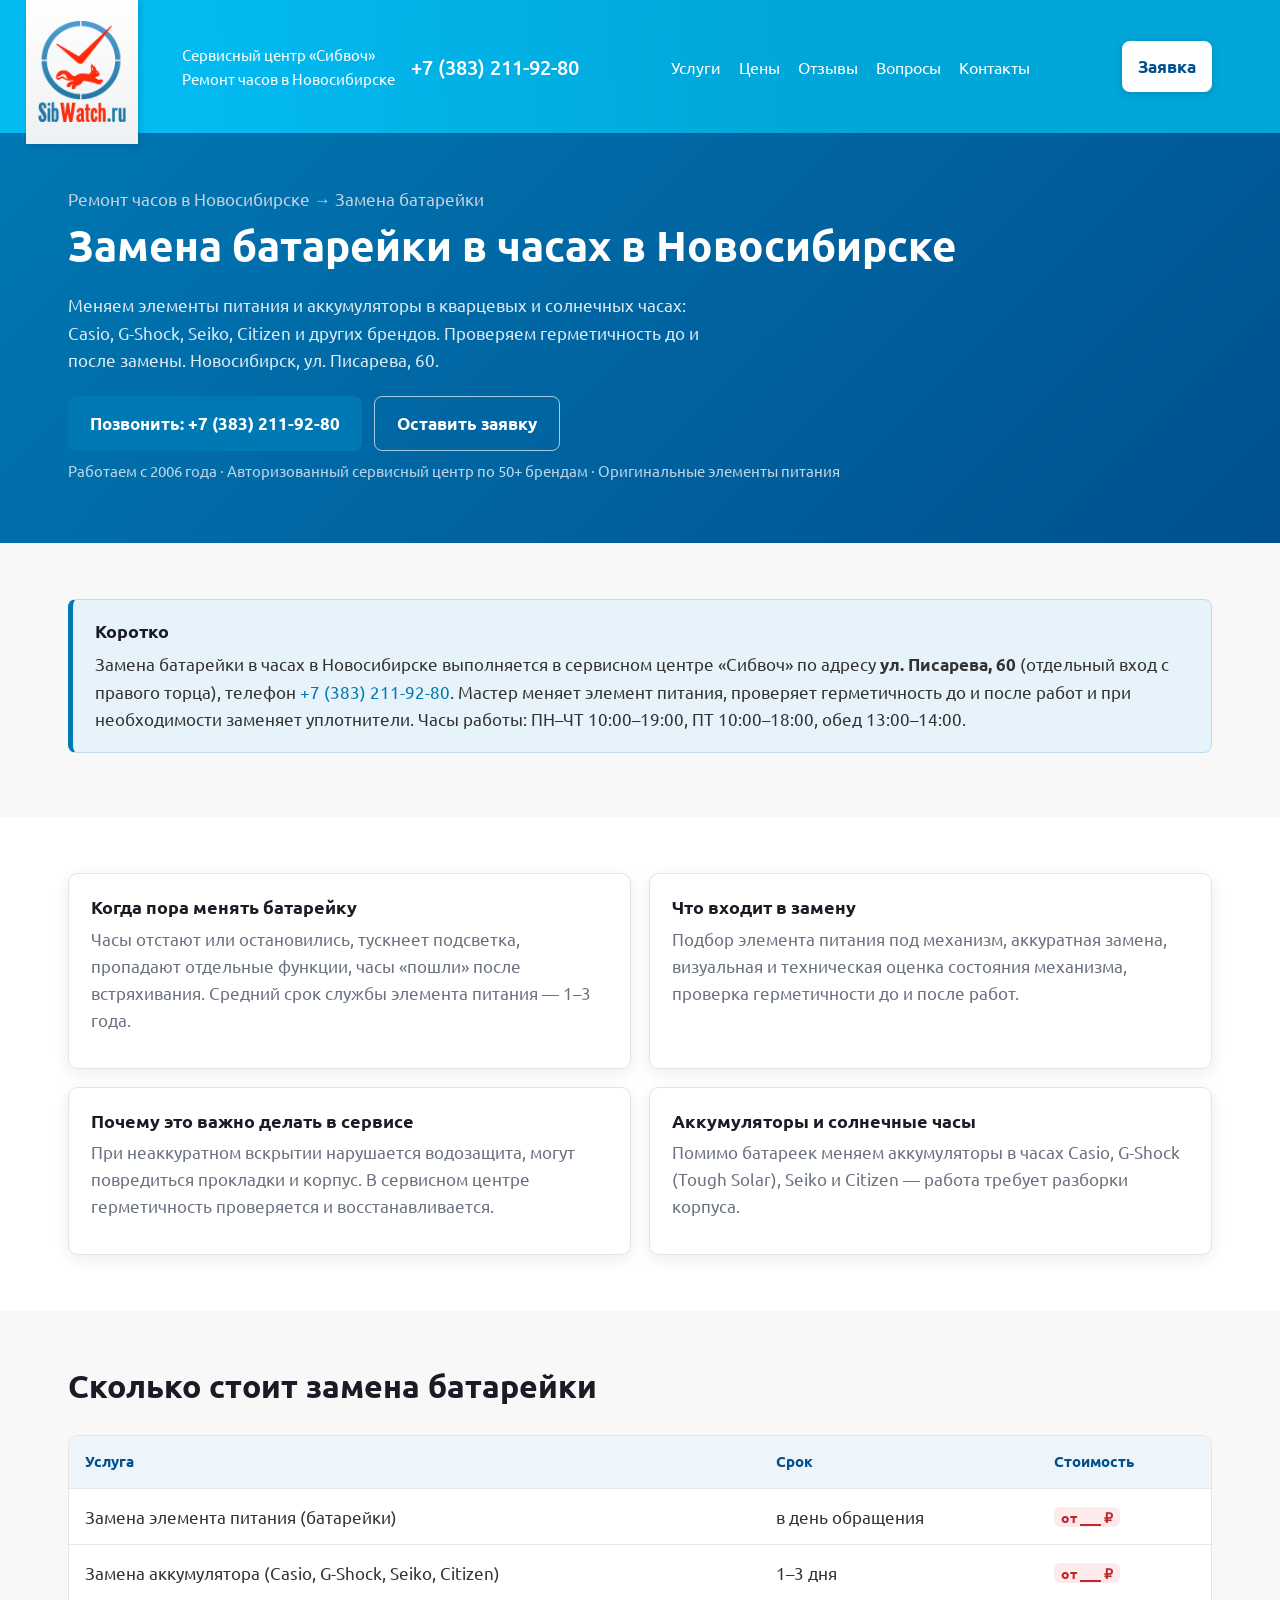
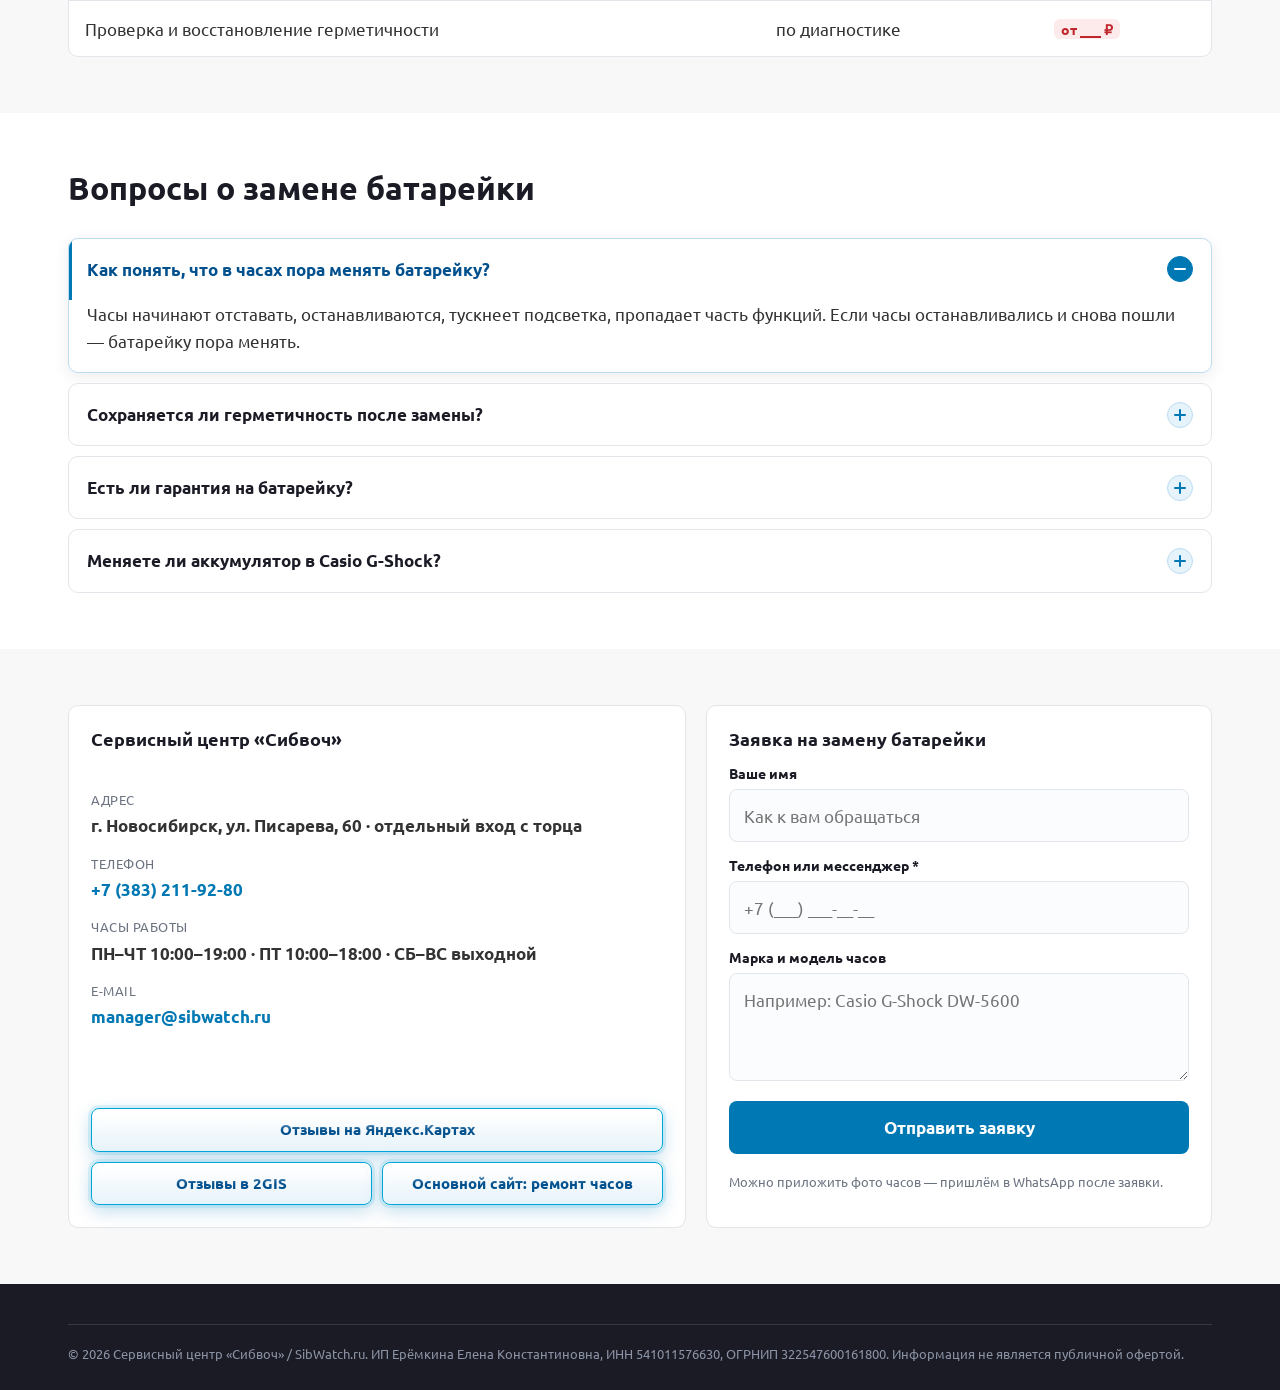
<file: zamena-batareyki.html>
<!DOCTYPE html>
<html lang="ru">
<head>
<meta charset="utf-8">
<meta name="viewport" content="width=device-width, initial-scale=1">
<title>Замена батарейки в часах в Новосибирске — цена | Сибвоч</title>
<meta name="description" content="Замена батарейки в часах в Новосибирске: сервисный центр «Сибвоч», ул. Писарева, 60. Меняем элементы питания и аккумуляторы. Тел. +7 (383) 211-92-80.">
<link rel="canonical" href="https://remont-chasov-nsk.ru/zamena-batareyki.html">
<meta name="robots" content="index, follow, max-image-preview:large">
<meta property="og:title" content="Замена батарейки в часах в Новосибирске — Сибвоч">
<meta property="og:description" content="Замена элемента питания и аккумулятора в часах в Новосибирске. Проверка герметичности до и после замены.">
<meta property="og:url" content="https://remont-chasov-nsk.ru/zamena-batareyki.html">
<meta property="og:type" content="website">
<link rel="icon" href="assets/img/logo_medium.png">
<link rel="preconnect" href="https://fonts.googleapis.com">
<link rel="preconnect" href="https://fonts.gstatic.com" crossorigin>
<link href="https://fonts.googleapis.com/css2?family=Ubuntu:wght@400;500;700&display=swap" rel="stylesheet">
<link rel="stylesheet" href="assets/css/style.css">
<script type="application/ld+json">
{
  "@context": "https://schema.org",
  "@graph": [
    {
      "@type": "Service",
      "@id": "https://remont-chasov-nsk.ru/zamena-batareyki.html#service",
      "name": "Замена батарейки (элемента питания) в часах",
      "serviceType": "Замена элемента питания в часах",
      "description": "Замена батарейки и аккумулятора в кварцевых и солнечных часах в Новосибирске. Проверка герметичности до и после замены, замена уплотнителей при необходимости.",
      "provider": { "@type": "LocalBusiness", "name": "Сервисный центр «Сибвоч»", "telephone": "+7-383-211-92-80", "address": { "@type": "PostalAddress", "streetAddress": "ул. Писарева, 60", "addressLocality": "Новосибирск", "addressCountry": "RU" } },
      "areaServed": { "@type": "City", "name": "Новосибирск" }
    },
    {
      "@type": "FAQPage",
      "@id": "https://remont-chasov-nsk.ru/zamena-batareyki.html#faq",
      "mainEntity": [
        { "@type": "Question", "name": "Как понять, что в часах пора менять батарейку?", "acceptedAnswer": { "@type": "Answer", "text": "Часы начинают отставать, останавливаются, тускнеет подсветка, пропадает часть функций. Если часы уже останавливались и снова пошли — батарейку пора менять. Средний срок службы элемента питания — 1–3 года." } },
        { "@type": "Question", "name": "Сохраняется ли герметичность часов после замены батарейки?", "acceptedAnswer": { "@type": "Answer", "text": "Да. В сервисном центре «Сибвоч» часы проверяют на герметичность до и после замены элемента питания, при необходимости меняют уплотнители." } },
        { "@type": "Question", "name": "Даётся ли гарантия на батарейку?", "acceptedAnswer": { "@type": "Answer", "text": "Гарантии на элемент питания как таковой нет: срок его службы зависит от механизма, ёмкости и функций часов. Средний срок службы — 1–3 года." } },
        { "@type": "Question", "name": "Меняете ли аккумулятор в часах Casio G-Shock?", "acceptedAnswer": { "@type": "Answer", "text": "Да, сервисный центр выполняет замену аккумулятора в часах Casio, G-Shock, Seiko и Citizen, включая солнечные модели." } },
        { "@type": "Question", "name": "Сколько по времени занимает замена батарейки?", "acceptedAnswer": { "@type": "Answer", "text": "В большинстве случаев замена элемента питания занимает несколько минут и выполняется в день обращения; на некоторые модели требуется 1–3 дня." } }
      ]
    },
    {
      "@type": "BreadcrumbList",
      "itemListElement": [
        { "@type": "ListItem", "position": 1, "name": "Ремонт часов в Новосибирске", "item": "https://remont-chasov-nsk.ru/" },
        { "@type": "ListItem", "position": 2, "name": "Замена батарейки в часах", "item": "https://remont-chasov-nsk.ru/zamena-batareyki.html" }
      ]
    }
  ]
}
</script>
</head>
<body>

<header class="sh-head" id="site-head">
  <div class="sh-head__bar">
    <a class="sh-head__logo" href="index.html" aria-label="SibWatch — ремонт часов в Новосибирске">
      <img src="assets/img/logo_medium.png" alt="SibWatch — ремонт часов в Новосибирске" width="96" height="110">
    </a>
    <div class="sh-head__desc">
      <div class="sh-head__title">Сервисный центр «Сибвоч»<br>Ремонт часов в Новосибирске</div>
      <a class="sh-head__tel" href="tel:+73832119280">+7 (383) 211-92-80</a>
    </div>
    <nav class="sh-nav" aria-label="Основная навигация">
      <ul>
        <li><a href="index.html#services">Услуги</a></li>
        <li><a href="index.html#prices">Цены</a></li>
        <li><a href="index.html#reviews">Отзывы</a></li>
        <li><a href="index.html#faq">Вопросы</a></li>
        <li><a href="index.html#contacts">Контакты</a></li>
      </ul>
    </nav>
    <div class="sh-head__actions">
      <a class="sh-head__btn" href="#request">Заявка</a>
    </div>
    <button class="sh-head__toggle" type="button" aria-label="Открыть меню" aria-expanded="false" aria-controls="site-head-menu"><span></span></button>
  </div>
  <nav class="sh-head__dropdown" id="site-head-menu" aria-label="Мобильная навигация">
    <ul>
      <li><a href="index.html#services">Услуги</a></li>
      <li><a href="index.html#prices">Цены</a></li>
      <li><a href="index.html#reviews">Отзывы</a></li>
      <li><a href="index.html#faq">Вопросы</a></li>
      <li><a href="index.html#contacts">Контакты</a></li>
    </ul>
    <a class="sh-head__tel" href="tel:+73832119280">+7 (383) 211-92-80</a>
    <a class="sh-head__btn" href="#request">Заявка на ремонт</a>
  </nav>
</header>

<section class="hero">
  <div class="wrap">
    <p style="color:#c6d2e0;margin:0 0 8px"><a href="index.html" style="color:#c6d2e0">Ремонт часов в Новосибирске</a> → Замена батарейки</p>
    <h1>Замена батарейки в часах в Новосибирске</h1>
    <p class="lead">Меняем элементы питания и аккумуляторы в кварцевых и солнечных часах: Casio, G-Shock, Seiko, Citizen и других брендов. Проверяем герметичность до и после замены. Новосибирск, ул. Писарева, 60.</p>
    <div class="hero__cta">
      <a class="btn" href="tel:+73832119280">Позвонить: +7 (383) 211-92-80</a>
      <a class="btn btn--ghost" href="index.html#request">Оставить заявку</a>
    </div>
    <p class="hero__note">Работаем с 2006 года · Авторизованный сервисный центр по 50+ брендам · Оригинальные элементы питания</p>
  </div>
</section>

<section class="section">
  <div class="wrap">
    <div class="answer">
      <h2>Коротко</h2>
      <p>Замена батарейки в часах в Новосибирске выполняется в сервисном центре «Сибвоч» по адресу <strong>ул. Писарева, 60</strong> (отдельный вход с правого торца), телефон <a href="tel:+73832119280">+7 (383) 211-92-80</a>. Мастер меняет элемент питания, проверяет герметичность до и после работ и при необходимости заменяет уплотнители. Часы работы: ПН–ЧТ 10:00–19:00, ПТ 10:00–18:00, обед 13:00–14:00.</p>
    </div>
  </div>
</section>

<section class="section section--alt">
  <div class="wrap">
    <div class="grid grid--2">
      <article class="card">
        <h3>Когда пора менять батарейку</h3>
        <p>Часы отстают или остановились, тускнеет подсветка, пропадают отдельные функции, часы «пошли» после встряхивания. Средний срок службы элемента питания — 1–3 года.</p>
      </article>
      <article class="card">
        <h3>Что входит в замену</h3>
        <p>Подбор элемента питания под механизм, аккуратная замена, визуальная и техническая оценка состояния механизма, проверка герметичности до и после работ.</p>
      </article>
      <article class="card">
        <h3>Почему это важно делать в сервисе</h3>
        <p>При неаккуратном вскрытии нарушается водозащита, могут повредиться прокладки и корпус. В сервисном центре герметичность проверяется и восстанавливается.</p>
      </article>
      <article class="card">
        <h3>Аккумуляторы и солнечные часы</h3>
        <p>Помимо батареек меняем аккумуляторы в часах Casio, G-Shock (Tough Solar), Seiko и Citizen — работа требует разборки корпуса.</p>
      </article>
    </div>
  </div>
</section>

<section class="section">
  <div class="wrap">
    <div class="section__head"><h2>Сколько стоит замена батарейки</h2></div>
    <div class="table-scroll">
      <table class="prices">
        <thead><tr><th>Услуга</th><th>Срок</th><th>Стоимость</th></tr></thead>
        <tbody>
          <tr><td>Замена элемента питания (батарейки)</td><td>в день обращения</td><td><span class="price-todo">от ___ ₽</span></td></tr>
          <tr><td>Замена аккумулятора (Casio, G-Shock, Seiko, Citizen)</td><td>1–3 дня</td><td><span class="price-todo">от ___ ₽</span></td></tr>
          <tr><td>Проверка и восстановление герметичности</td><td>по диагностике</td><td><span class="price-todo">от ___ ₽</span></td></tr>
        </tbody>
      </table>
    </div>
  </div>
</section>

<section class="section section--alt">
  <div class="wrap">
    <div class="section__head"><h2>Вопросы о замене батарейки</h2></div>
    <div class="faq" data-faq>
      <div class="faq__item is-open">
        <button class="faq__q" type="button" aria-expanded="true">
          <span class="faq__qt">Как понять, что в часах пора менять батарейку?</span>
          <span class="faq__ico" aria-hidden="true"></span>
        </button>
        <div class="faq__a"><div class="faq__a-inner"><div>Часы начинают отставать, останавливаются, тускнеет подсветка, пропадает часть функций. Если часы останавливались и снова пошли — батарейку пора менять.</div></div></div>
      </div>
      <div class="faq__item">
        <button class="faq__q" type="button" aria-expanded="false">
          <span class="faq__qt">Сохраняется ли герметичность после замены?</span>
          <span class="faq__ico" aria-hidden="true"></span>
        </button>
        <div class="faq__a"><div class="faq__a-inner"><div>Да. Часы проверяются на герметичность до и после замены, при необходимости меняются уплотнители.</div></div></div>
      </div>
      <div class="faq__item">
        <button class="faq__q" type="button" aria-expanded="false">
          <span class="faq__qt">Есть ли гарантия на батарейку?</span>
          <span class="faq__ico" aria-hidden="true"></span>
        </button>
        <div class="faq__a"><div class="faq__a-inner"><div>Гарантии на элемент питания как таковой нет: срок службы зависит от механизма, ёмкости и функций часов. Средний срок — 1–3 года.</div></div></div>
      </div>
      <div class="faq__item">
        <button class="faq__q" type="button" aria-expanded="false">
          <span class="faq__qt">Меняете ли аккумулятор в Casio G-Shock?</span>
          <span class="faq__ico" aria-hidden="true"></span>
        </button>
        <div class="faq__a"><div class="faq__a-inner"><div>Да, выполняем замену аккумулятора в Casio, G-Shock, Seiko и Citizen, включая солнечные модели.</div></div></div>
      </div>
    </div>
  </div>
</section>

<section class="section" id="request">
  <div class="wrap">
    <div class="contacts">
      <div class="contact-card">
        <h3>Сервисный центр «Сибвоч»</h3>
        <dl>
          <dt>Адрес</dt><dd>г. Новосибирск, ул. Писарева, 60 · отдельный вход с торца</dd>
          <dt>Телефон</dt><dd><a href="tel:+73832119280">+7 (383) 211-92-80</a></dd>
          <dt>Часы работы</dt><dd>ПН–ЧТ 10:00–19:00 · ПТ 10:00–18:00 · СБ–ВС выходной</dd>
          <dt>E-mail</dt><dd><a href="mailto:manager@sibwatch.ru">manager@sibwatch.ru</a></dd>
        </dl>
        <div class="map-links">
          <a class="map-links__hl" href="https://yandex.ru/maps/org/sibvoch/96128180293/" target="_blank" rel="noopener">Отзывы на Яндекс.Картах</a>
          <a class="map-links__hl" href="https://2gis.ru/novosibirsk/firm/141265769340743" target="_blank" rel="noopener">Отзывы в 2GIS</a>
          <a class="map-links__hl" href="https://sibwatch.ru/remont_chasov/" target="_blank" rel="noopener">Основной сайт: ремонт часов</a>
        </div>
      </div>
      <form class="form" data-lead-form>
        <h3>Заявка на замену батарейки</h3>
        <label for="b-name">Ваше имя</label>
        <input id="b-name" name="name" type="text" placeholder="Как к вам обращаться">
        <label for="b-phone">Телефон или мессенджер *</label>
        <input id="b-phone" name="phone" type="tel" required placeholder="+7 (___) ___-__-__">
        <input type="hidden" name="service" value="Замена батарейки">
        <label for="b-comment">Марка и модель часов</label>
        <textarea id="b-comment" name="comment" rows="3" placeholder="Например: Casio G-Shock DW-5600"></textarea>
        <p style="margin-top:14px"><button class="btn btn--block" type="submit">Отправить заявку</button></p>
        <p class="form__hint">Можно приложить фото часов — пришлём в WhatsApp после заявки.</p>
        <div class="form__ok" role="status"></div>
      </form>
    </div>
  </div>
</section>

<footer class="site-foot">
  <div class="wrap">
    <div class="legal">© <span data-year>2026</span> Сервисный центр «Сибвоч» / SibWatch.ru. ИП Ерёмкина Елена Константиновна, ИНН 541011576630, ОГРНИП 322547600161800. Информация не является публичной офертой.</div>
  </div>
</footer>

<div class="float-cta">
  <a class="btn" href="tel:+73832119280">Позвонить</a>
  <a class="btn btn--wa" href="https://wa.me/73832879217" target="_blank" rel="noopener">WhatsApp</a>
</div>

<script src="assets/js/main.js" defer></script>
</body>
</html>
</file>
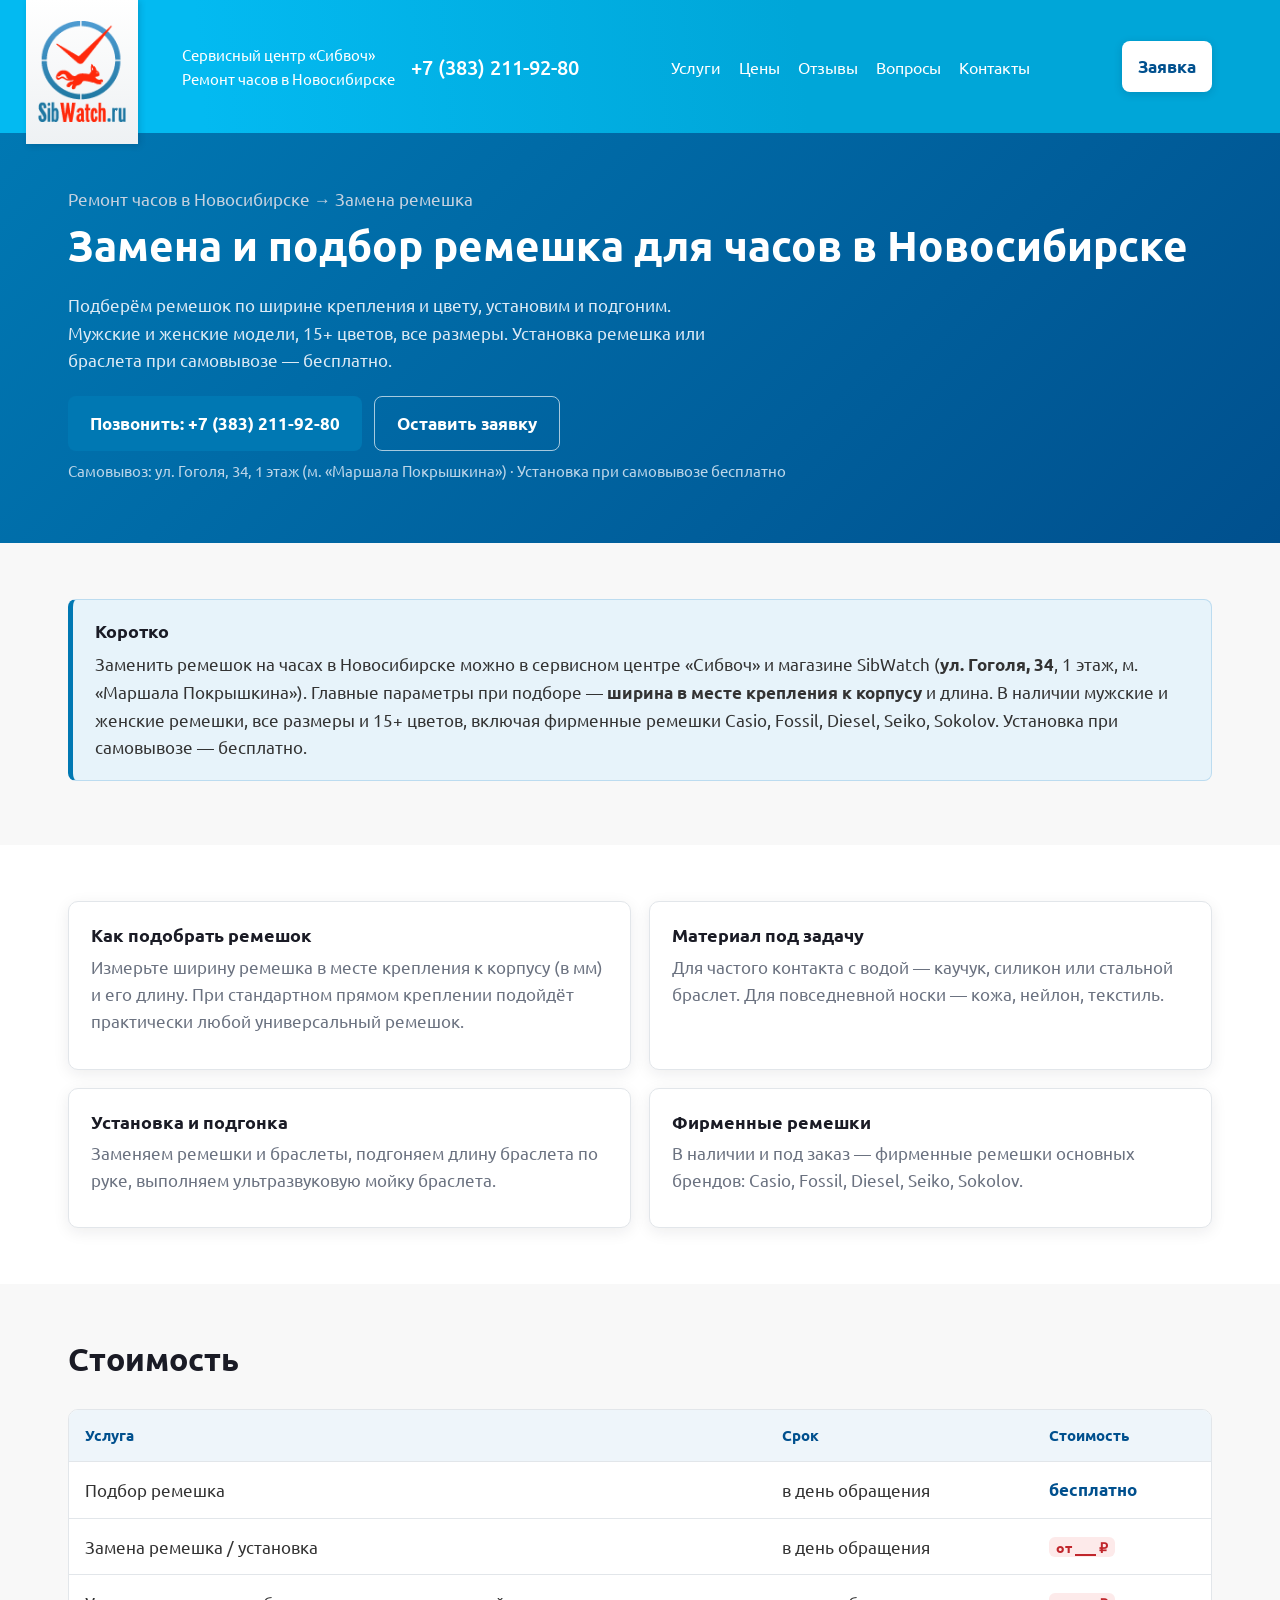
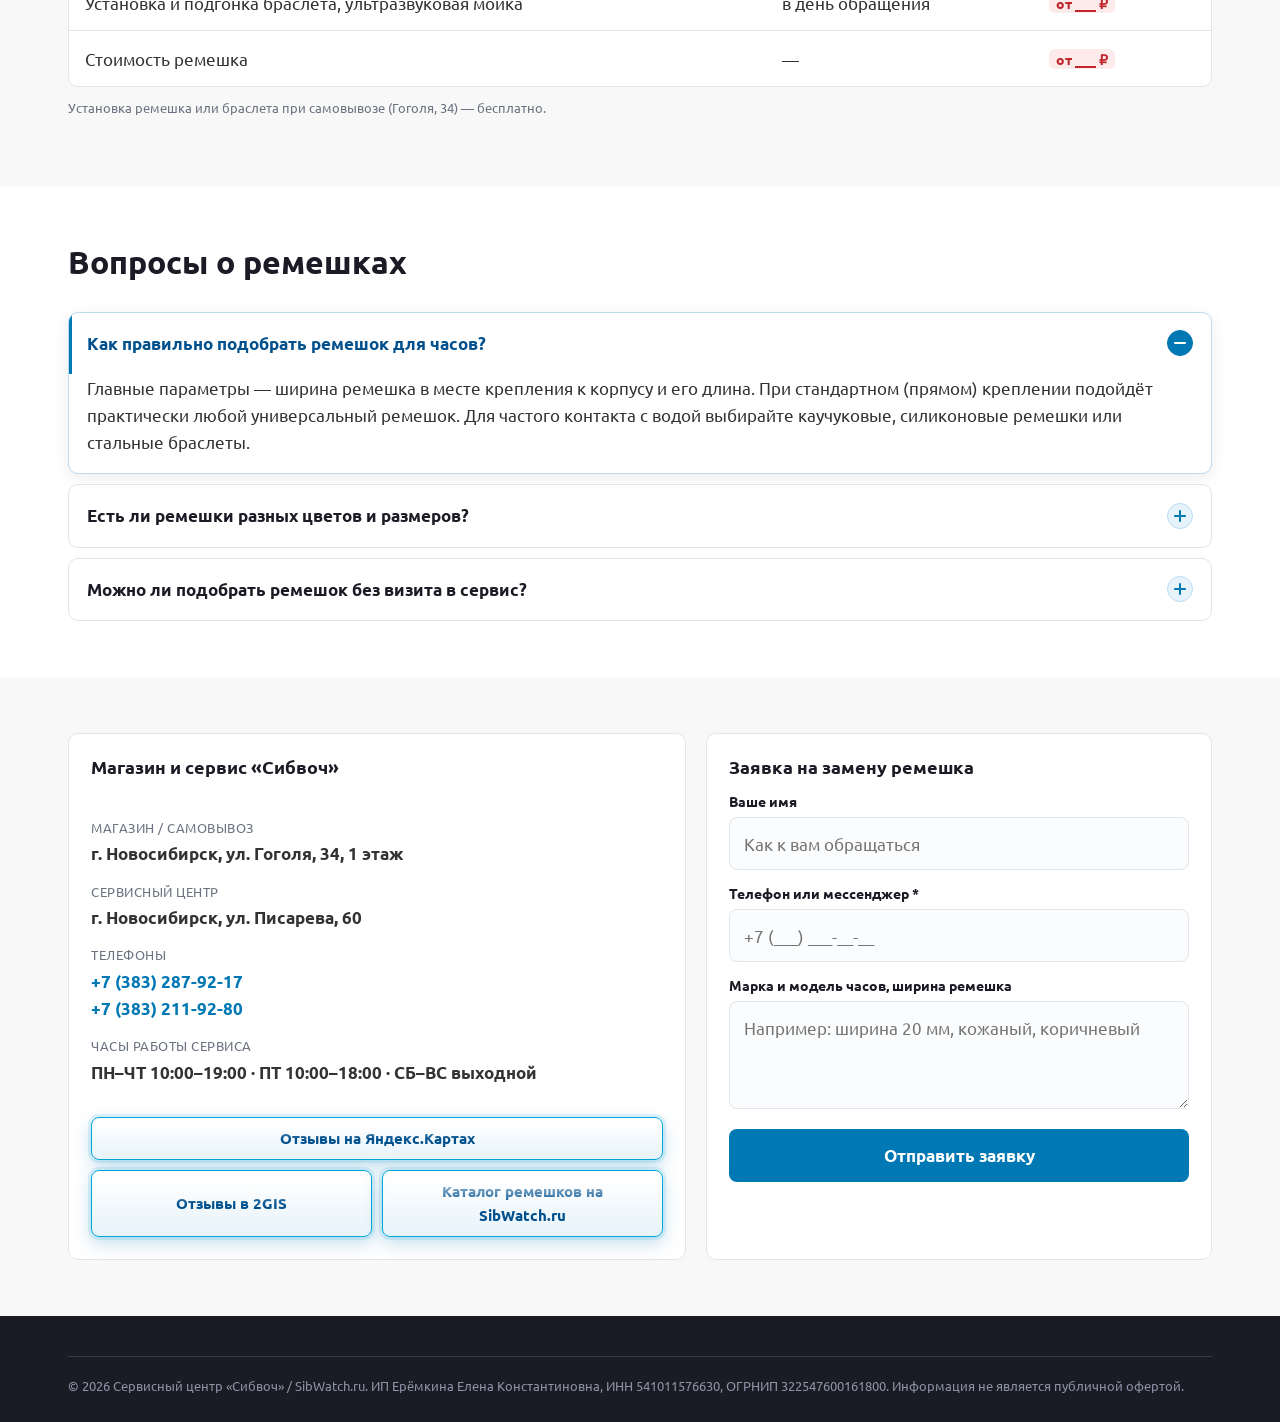
<file: zamena-remeshka.html>
<!DOCTYPE html>
<html lang="ru">
<head>
<meta charset="utf-8">
<meta name="viewport" content="width=device-width, initial-scale=1">
<title>Замена ремешка для часов в Новосибирске — 15+ цветов | Сибвоч</title>
<meta name="description" content="Подбор и замена ремешка для часов в Новосибирске: мужские и женские модели, 15+ цветов, все размеры. Установка при самовывозе бесплатно. Тел. +7 (383) 211-92-80.">
<link rel="canonical" href="https://remont-chasov-nsk.ru/zamena-remeshka.html">
<meta name="robots" content="index, follow, max-image-preview:large">
<meta property="og:title" content="Замена и подбор ремешка для часов в Новосибирске — Сибвоч">
<meta property="og:description" content="Подбор ремешка по размеру и цвету, установка и подгонка. 15+ цветов, все размеры. Бесплатная установка при самовывозе.">
<meta property="og:url" content="https://remont-chasov-nsk.ru/zamena-remeshka.html">
<meta property="og:type" content="website">
<link rel="icon" href="assets/img/logo_medium.png">
<link rel="preconnect" href="https://fonts.googleapis.com">
<link rel="preconnect" href="https://fonts.gstatic.com" crossorigin>
<link href="https://fonts.googleapis.com/css2?family=Ubuntu:wght@400;500;700&display=swap" rel="stylesheet">
<link rel="stylesheet" href="assets/css/style.css">
<script type="application/ld+json">
{
  "@context": "https://schema.org",
  "@graph": [
    {
      "@type": "Service",
      "@id": "https://remont-chasov-nsk.ru/zamena-remeshka.html#service",
      "name": "Подбор и замена ремешка (ремня) для часов",
      "serviceType": "Замена ремешка часов",
      "description": "Подбор ремешка по ширине крепления и длине, замена и установка ремешков и браслетов в Новосибирске. 15+ цветов, все размеры, мужские и женские модели.",
      "provider": { "@type": "LocalBusiness", "name": "Сервисный центр «Сибвоч»", "telephone": "+7-383-211-92-80", "address": { "@type": "PostalAddress", "streetAddress": "ул. Гоголя, 34", "addressLocality": "Новосибирск", "addressCountry": "RU" } },
      "areaServed": { "@type": "City", "name": "Новосибирск" }
    },
    {
      "@type": "FAQPage",
      "@id": "https://remont-chasov-nsk.ru/zamena-remeshka.html#faq",
      "mainEntity": [
        { "@type": "Question", "name": "Как правильно подобрать ремешок для часов?", "acceptedAnswer": { "@type": "Answer", "text": "Главные параметры — ширина ремешка в месте крепления к корпусу и его длина. При стандартном (прямом) креплении подойдёт практически любой универсальный ремешок. Для частого контакта с водой выбирайте каучуковые, силиконовые ремешки или стальные браслеты." } },
        { "@type": "Question", "name": "Сколько стоит замена ремешка?", "acceptedAnswer": { "@type": "Answer", "text": "Стоимость зависит от выбранного ремешка и типа крепления. Установка ремешка или браслета при самовывозе по адресу ул. Гоголя, 34 — бесплатно." } },
        { "@type": "Question", "name": "Есть ли ремешки разных цветов и размеров?", "acceptedAnswer": { "@type": "Answer", "text": "Да, в наличии ремешки мужских и женских моделей, все размеры и 15+ цветов, включая фирменные ремешки популярных брендов: Casio, Fossil, Diesel, Seiko, Sokolov." } },
        { "@type": "Question", "name": "Можно ли подобрать ремешок без визита в сервис?", "acceptedAnswer": { "@type": "Answer", "text": "Да, подобрать ремешок можно на сайте SibWatch.ru или в сервисном центре. Размер определяется по ширине крепления к корпусу часов." } }
      ]
    },
    {
      "@type": "BreadcrumbList",
      "itemListElement": [
        { "@type": "ListItem", "position": 1, "name": "Ремонт часов в Новосибирске", "item": "https://remont-chasov-nsk.ru/" },
        { "@type": "ListItem", "position": 2, "name": "Замена и подбор ремешка", "item": "https://remont-chasov-nsk.ru/zamena-remeshka.html" }
      ]
    }
  ]
}
</script>
</head>
<body>

<header class="sh-head" id="site-head">
  <div class="sh-head__bar">
    <a class="sh-head__logo" href="index.html" aria-label="SibWatch — ремонт часов в Новосибирске">
      <img src="assets/img/logo_medium.png" alt="SibWatch — ремонт часов в Новосибирске" width="96" height="110">
    </a>
    <div class="sh-head__desc">
      <div class="sh-head__title">Сервисный центр «Сибвоч»<br>Ремонт часов в Новосибирске</div>
      <a class="sh-head__tel" href="tel:+73832119280">+7 (383) 211-92-80</a>
    </div>
    <nav class="sh-nav" aria-label="Основная навигация">
      <ul>
        <li><a href="index.html#services">Услуги</a></li>
        <li><a href="index.html#prices">Цены</a></li>
        <li><a href="index.html#reviews">Отзывы</a></li>
        <li><a href="index.html#faq">Вопросы</a></li>
        <li><a href="index.html#contacts">Контакты</a></li>
      </ul>
    </nav>
    <div class="sh-head__actions">
      <a class="sh-head__btn" href="#request">Заявка</a>
    </div>
    <button class="sh-head__toggle" type="button" aria-label="Открыть меню" aria-expanded="false" aria-controls="site-head-menu"><span></span></button>
  </div>
  <nav class="sh-head__dropdown" id="site-head-menu" aria-label="Мобильная навигация">
    <ul>
      <li><a href="index.html#services">Услуги</a></li>
      <li><a href="index.html#prices">Цены</a></li>
      <li><a href="index.html#reviews">Отзывы</a></li>
      <li><a href="index.html#faq">Вопросы</a></li>
      <li><a href="index.html#contacts">Контакты</a></li>
    </ul>
    <a class="sh-head__tel" href="tel:+73832119280">+7 (383) 211-92-80</a>
    <a class="sh-head__btn" href="#request">Заявка на ремонт</a>
  </nav>
</header>

<section class="hero">
  <div class="wrap">
    <p style="color:#c6d2e0;margin:0 0 8px"><a href="index.html" style="color:#c6d2e0">Ремонт часов в Новосибирске</a> → Замена ремешка</p>
    <h1>Замена и подбор ремешка для часов в Новосибирске</h1>
    <p class="lead">Подберём ремешок по ширине крепления и цвету, установим и подгоним. Мужские и женские модели, 15+ цветов, все размеры. Установка ремешка или браслета при самовывозе — бесплатно.</p>
    <div class="hero__cta">
      <a class="btn" href="tel:+73832119280">Позвонить: +7 (383) 211-92-80</a>
      <a class="btn btn--ghost" href="index.html#request">Оставить заявку</a>
    </div>
    <p class="hero__note">Самовывоз: ул. Гоголя, 34, 1 этаж (м. «Маршала Покрышкина») · Установка при самовывозе бесплатно</p>
  </div>
</section>

<section class="section">
  <div class="wrap">
    <div class="answer">
      <h2>Коротко</h2>
      <p>Заменить ремешок на часах в Новосибирске можно в сервисном центре «Сибвоч» и магазине SibWatch (<strong>ул. Гоголя, 34</strong>, 1 этаж, м. «Маршала Покрышкина»). Главные параметры при подборе — <strong>ширина в месте крепления к корпусу</strong> и длина. В наличии мужские и женские ремешки, все размеры и 15+ цветов, включая фирменные ремешки Casio, Fossil, Diesel, Seiko, Sokolov. Установка при самовывозе — бесплатно.</p>
    </div>
  </div>
</section>

<section class="section section--alt">
  <div class="wrap">
    <div class="grid grid--2">
      <article class="card"><h3>Как подобрать ремешок</h3><p>Измерьте ширину ремешка в месте крепления к корпусу (в мм) и его длину. При стандартном прямом креплении подойдёт практически любой универсальный ремешок.</p></article>
      <article class="card"><h3>Материал под задачу</h3><p>Для частого контакта с водой — каучук, силикон или стальной браслет. Для повседневной носки — кожа, нейлон, текстиль.</p></article>
      <article class="card"><h3>Установка и подгонка</h3><p>Заменяем ремешки и браслеты, подгоняем длину браслета по руке, выполняем ультразвуковую мойку браслета.</p></article>
      <article class="card"><h3>Фирменные ремешки</h3><p>В наличии и под заказ — фирменные ремешки основных брендов: Casio, Fossil, Diesel, Seiko, Sokolov.</p></article>
    </div>
  </div>
</section>

<section class="section">
  <div class="wrap">
    <div class="section__head"><h2>Стоимость</h2></div>
    <div class="table-scroll">
      <table class="prices">
        <thead><tr><th>Услуга</th><th>Срок</th><th>Стоимость</th></tr></thead>
        <tbody>
          <tr><td>Подбор ремешка</td><td>в день обращения</td><td>бесплатно</td></tr>
          <tr><td>Замена ремешка / установка</td><td>в день обращения</td><td><span class="price-todo">от ___ ₽</span></td></tr>
          <tr><td>Установка и подгонка браслета, ультразвуковая мойка</td><td>в день обращения</td><td><span class="price-todo">от ___ ₽</span></td></tr>
          <tr><td>Стоимость ремешка</td><td>—</td><td><span class="price-todo">от ___ ₽</span></td></tr>
        </tbody>
      </table>
    </div>
    <p class="form__hint">Установка ремешка или браслета при самовывозе (Гоголя, 34) — бесплатно.</p>
  </div>
</section>

<section class="section section--alt">
  <div class="wrap">
    <div class="section__head"><h2>Вопросы о ремешках</h2></div>
    <div class="faq" data-faq>
      <div class="faq__item is-open">
        <button class="faq__q" type="button" aria-expanded="true">
          <span class="faq__qt">Как правильно подобрать ремешок для часов?</span>
          <span class="faq__ico" aria-hidden="true"></span>
        </button>
        <div class="faq__a"><div class="faq__a-inner"><div>Главные параметры — ширина ремешка в месте крепления к корпусу и его длина. При стандартном (прямом) креплении подойдёт практически любой универсальный ремешок. Для частого контакта с водой выбирайте каучуковые, силиконовые ремешки или стальные браслеты.</div></div></div>
      </div>
      <div class="faq__item">
        <button class="faq__q" type="button" aria-expanded="false">
          <span class="faq__qt">Есть ли ремешки разных цветов и размеров?</span>
          <span class="faq__ico" aria-hidden="true"></span>
        </button>
        <div class="faq__a"><div class="faq__a-inner"><div>Да, в наличии мужские и женские ремешки всех размеров и 15+ цветов, включая фирменные ремешки Casio, Fossil, Diesel, Seiko, Sokolov.</div></div></div>
      </div>
      <div class="faq__item">
        <button class="faq__q" type="button" aria-expanded="false">
          <span class="faq__qt">Можно ли подобрать ремешок без визита в сервис?</span>
          <span class="faq__ico" aria-hidden="true"></span>
        </button>
        <div class="faq__a"><div class="faq__a-inner"><div>Да, подобрать ремешок можно на сайте SibWatch.ru. Размер определяется по ширине крепления ремешка к корпусу часов.</div></div></div>
      </div>
    </div>
  </div>
</section>

<section class="section" id="request">
  <div class="wrap">
    <div class="contacts">
      <div class="contact-card">
        <h3>Магазин и сервис «Сибвоч»</h3>
        <dl>
          <dt>Магазин / самовывоз</dt><dd>г. Новосибирск, ул. Гоголя, 34, 1 этаж</dd>
          <dt>Сервисный центр</dt><dd>г. Новосибирск, ул. Писарева, 60</dd>
          <dt>Телефоны</dt><dd><a href="tel:+73832879217">+7 (383) 287-92-17</a><br><a href="tel:+73832119280">+7 (383) 211-92-80</a></dd>
          <dt>Часы работы сервиса</dt><dd>ПН–ЧТ 10:00–19:00 · ПТ 10:00–18:00 · СБ–ВС выходной</dd>
        </dl>
        <div class="map-links">
          <a class="map-links__hl" href="https://yandex.ru/maps/org/sibvoch/96128180293/" target="_blank" rel="noopener">Отзывы на Яндекс.Картах</a>
          <a class="map-links__hl" href="https://2gis.ru/novosibirsk/firm/141265769340743" target="_blank" rel="noopener">Отзывы в 2GIS</a>
          <a class="map-links__hl" href="https://sibwatch.ru/watchbands.html" target="_blank" rel="noopener">Каталог ремешков на SibWatch.ru</a>
        </div>
      </div>
      <form class="form" data-lead-form>
        <h3>Заявка на замену ремешка</h3>
        <label for="r-name">Ваше имя</label>
        <input id="r-name" name="name" type="text" placeholder="Как к вам обращаться">
        <label for="r-phone">Телефон или мессенджер *</label>
        <input id="r-phone" name="phone" type="tel" required placeholder="+7 (___) ___-__-__">
        <input type="hidden" name="service" value="Замена / подбор ремешка">
        <label for="r-comment">Марка и модель часов, ширина ремешка</label>
        <textarea id="r-comment" name="comment" rows="3" placeholder="Например: ширина 20 мм, кожаный, коричневый"></textarea>
        <p style="margin-top:14px"><button class="btn btn--block" type="submit">Отправить заявку</button></p>
        <div class="form__ok" role="status"></div>
      </form>
    </div>
  </div>
</section>

<footer class="site-foot">
  <div class="wrap">
    <div class="legal">© <span data-year>2026</span> Сервисный центр «Сибвоч» / SibWatch.ru. ИП Ерёмкина Елена Константиновна, ИНН 541011576630, ОГРНИП 322547600161800. Информация не является публичной офертой.</div>
  </div>
</footer>

<div class="float-cta">
  <a class="btn" href="tel:+73832119280">Позвонить</a>
  <a class="btn btn--wa" href="https://wa.me/73832879217" target="_blank" rel="noopener">WhatsApp</a>
</div>

<script src="assets/js/main.js" defer></script>
</body>
</html>
</file>
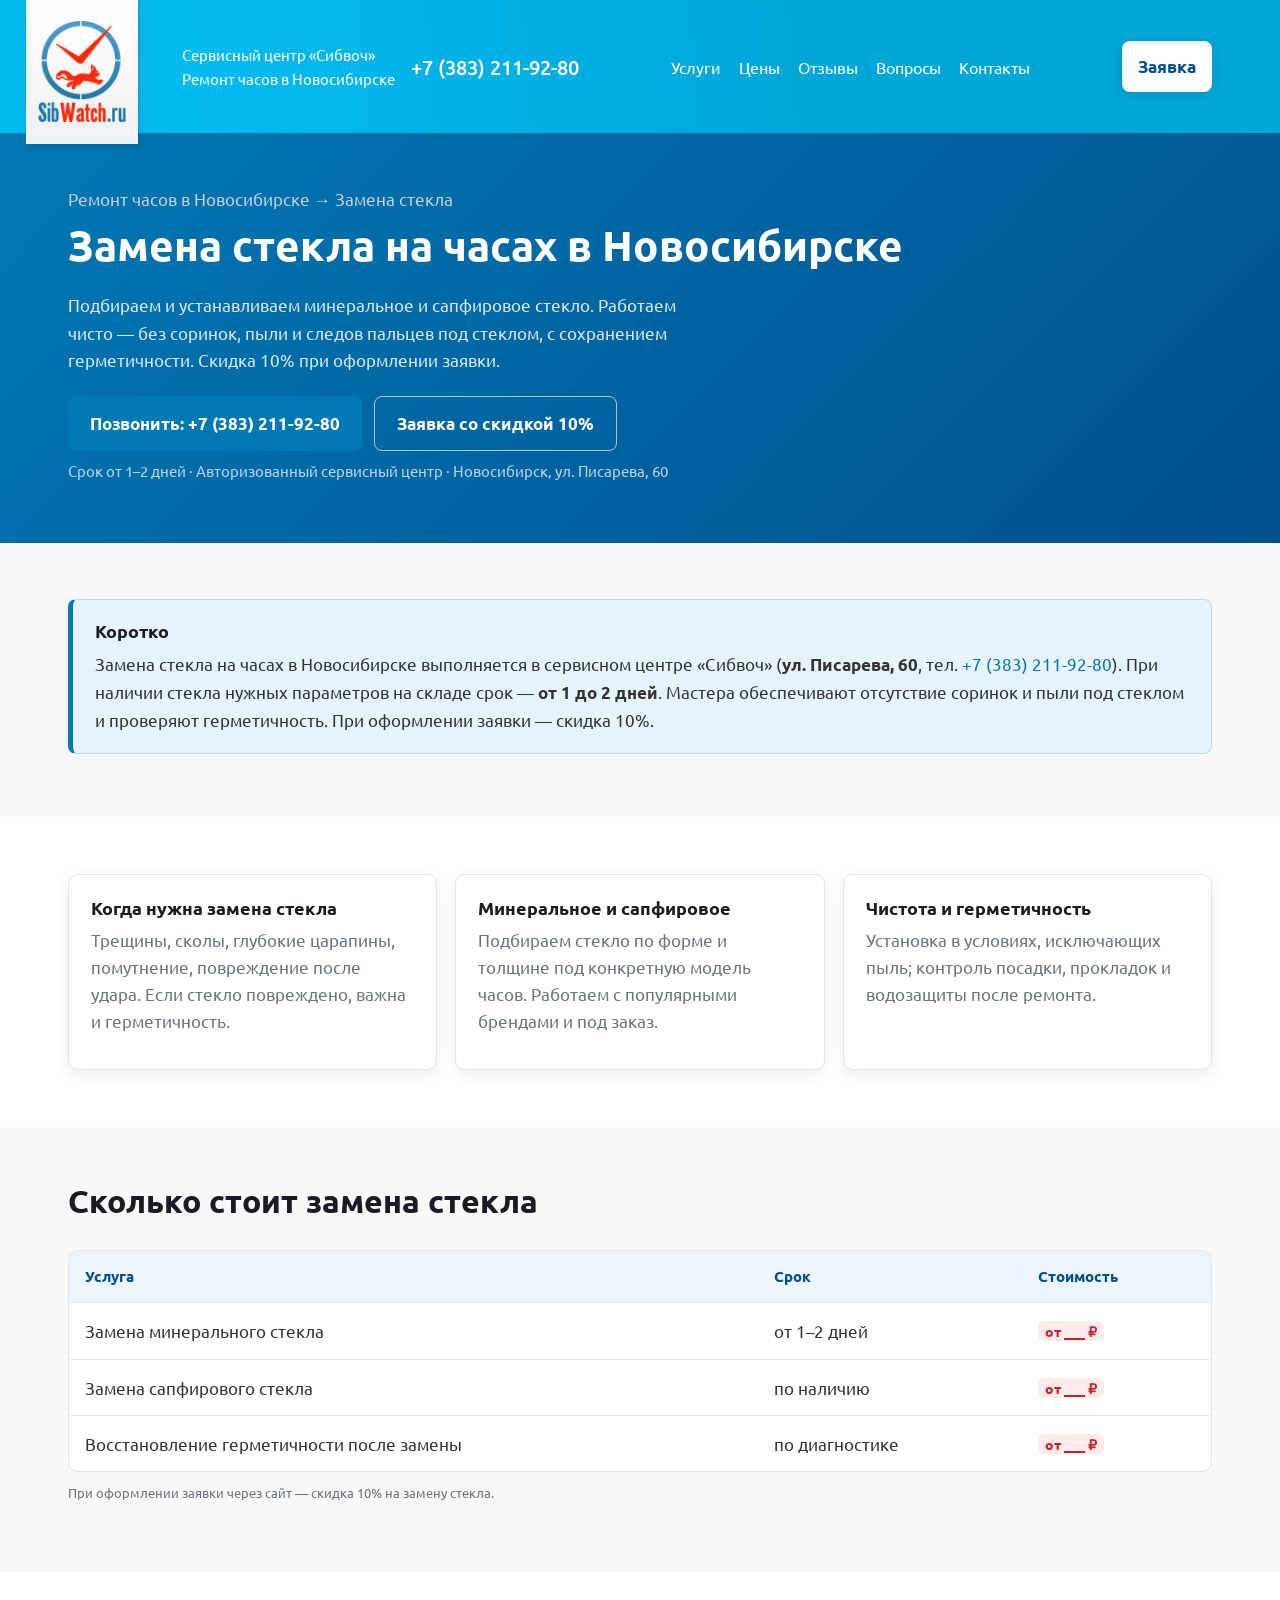
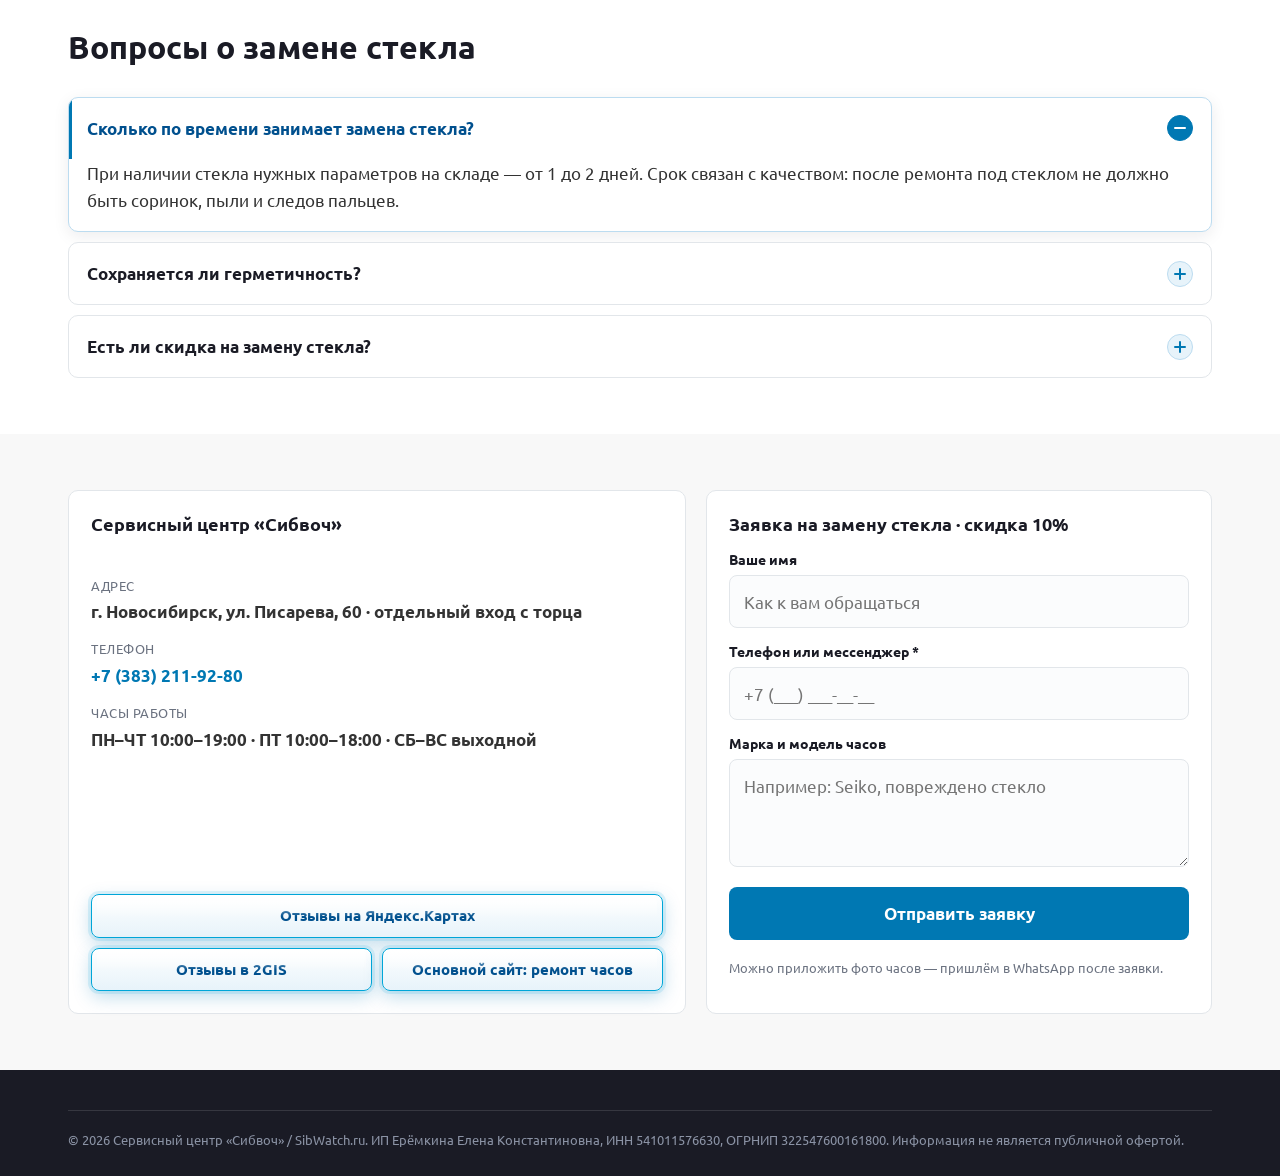
<file: zamena-stekla.html>
<!DOCTYPE html>
<html lang="ru">
<head>
<meta charset="utf-8">
<meta name="viewport" content="width=device-width, initial-scale=1">
<title>Замена стекла на часах в Новосибирске — скидка 10% | Сибвоч</title>
<meta name="description" content="Замена стекла на часах в Новосибирске: минеральное и сапфировое стекло, с сохранением герметичности. СЦ «Сибвоч», ул. Писарева, 60. Скидка 10%. Тел. +7 (383) 211-92-80.">
<link rel="canonical" href="https://remont-chasov-nsk.ru/zamena-stekla.html">
<meta name="robots" content="index, follow, max-image-preview:large">
<meta property="og:title" content="Замена стекла на часах в Новосибирске — Сибвоч">
<meta property="og:description" content="Замена стекла на часах с сохранением герметичности. Срок от 1–2 дней, скидка 10% по заявке.">
<meta property="og:url" content="https://remont-chasov-nsk.ru/zamena-stekla.html">
<meta property="og:type" content="website">
<link rel="icon" href="assets/img/logo_medium.png">
<link rel="preconnect" href="https://fonts.googleapis.com">
<link rel="preconnect" href="https://fonts.gstatic.com" crossorigin>
<link href="https://fonts.googleapis.com/css2?family=Ubuntu:wght@400;500;700&display=swap" rel="stylesheet">
<link rel="stylesheet" href="assets/css/style.css">
<script type="application/ld+json">
{
  "@context": "https://schema.org",
  "@graph": [
    {
      "@type": "Service",
      "@id": "https://remont-chasov-nsk.ru/zamena-stekla.html#service",
      "name": "Замена стекла на часах",
      "serviceType": "Замена стекла часов",
      "description": "Подбор и установка минерального и сапфирового стекла на часы в Новосибирске. Работа без пыли и соринок, с сохранением герметичности. Срок от 1–2 дней.",
      "provider": { "@type": "LocalBusiness", "name": "Сервисный центр «Сибвоч»", "telephone": "+7-383-211-92-80", "address": { "@type": "PostalAddress", "streetAddress": "ул. Писарева, 60", "addressLocality": "Новосибирск", "addressCountry": "RU" } },
      "areaServed": { "@type": "City", "name": "Новосибирск" },
      "offers": { "@type": "Offer", "description": "Скидка 10% на замену стекла при оформлении заявки через сайт" }
    },
    {
      "@type": "FAQPage",
      "@id": "https://remont-chasov-nsk.ru/zamena-stekla.html#faq",
      "mainEntity": [
        { "@type": "Question", "name": "Сколько по времени занимает замена стекла в часах?", "acceptedAnswer": { "@type": "Answer", "text": "При наличии стекла нужных параметров на складе срок работ — от 1 до 2 дней. Срок обусловлен качеством: после ремонта под стеклом не должно быть соринок, пыли и следов пальцев." } },
        { "@type": "Question", "name": "Сохраняется ли герметичность часов после замены стекла?", "acceptedAnswer": { "@type": "Answer", "text": "Да. После замены стекла мастер проверяет посадку, состояние уплотнителей и водозащиту, поэтому герметичность часов сохраняется." } },
        { "@type": "Question", "name": "Можно ли заменить только стекло, если оно поцарапано?", "acceptedAnswer": { "@type": "Answer", "text": "Да. Замена стекла выполняется при трещинах, сколах и глубоких царапинах, мешающих читать показания часов. При наличии стекла на складе работа занимает 1–2 дня." } },
        { "@type": "Question", "name": "Есть ли скидка на замену стекла?", "acceptedAnswer": { "@type": "Answer", "text": "Да, при оформлении заявки через сайт действует скидка 10% на замену стекла." } }
      ]
    },
    {
      "@type": "BreadcrumbList",
      "itemListElement": [
        { "@type": "ListItem", "position": 1, "name": "Ремонт часов в Новосибирске", "item": "https://remont-chasov-nsk.ru/" },
        { "@type": "ListItem", "position": 2, "name": "Замена стекла на часах", "item": "https://remont-chasov-nsk.ru/zamena-stekla.html" }
      ]
    }
  ]
}
</script>
</head>
<body>

<header class="sh-head" id="site-head">
  <div class="sh-head__bar">
    <a class="sh-head__logo" href="index.html" aria-label="SibWatch — ремонт часов в Новосибирске">
      <img src="assets/img/logo_medium.png" alt="SibWatch — ремонт часов в Новосибирске" width="96" height="110">
    </a>
    <div class="sh-head__desc">
      <div class="sh-head__title">Сервисный центр «Сибвоч»<br>Ремонт часов в Новосибирске</div>
      <a class="sh-head__tel" href="tel:+73832119280">+7 (383) 211-92-80</a>
    </div>
    <nav class="sh-nav" aria-label="Основная навигация">
      <ul>
        <li><a href="index.html#services">Услуги</a></li>
        <li><a href="index.html#prices">Цены</a></li>
        <li><a href="index.html#reviews">Отзывы</a></li>
        <li><a href="index.html#faq">Вопросы</a></li>
        <li><a href="index.html#contacts">Контакты</a></li>
      </ul>
    </nav>
    <div class="sh-head__actions">
      <a class="sh-head__btn" href="#request">Заявка</a>
    </div>
    <button class="sh-head__toggle" type="button" aria-label="Открыть меню" aria-expanded="false" aria-controls="site-head-menu"><span></span></button>
  </div>
  <nav class="sh-head__dropdown" id="site-head-menu" aria-label="Мобильная навигация">
    <ul>
      <li><a href="index.html#services">Услуги</a></li>
      <li><a href="index.html#prices">Цены</a></li>
      <li><a href="index.html#reviews">Отзывы</a></li>
      <li><a href="index.html#faq">Вопросы</a></li>
      <li><a href="index.html#contacts">Контакты</a></li>
    </ul>
    <a class="sh-head__tel" href="tel:+73832119280">+7 (383) 211-92-80</a>
    <a class="sh-head__btn" href="#request">Заявка на ремонт</a>
  </nav>
</header>

<section class="hero">
  <div class="wrap">
    <p style="color:#c6d2e0;margin:0 0 8px"><a href="index.html" style="color:#c6d2e0">Ремонт часов в Новосибирске</a> → Замена стекла</p>
    <h1>Замена стекла на часах в Новосибирске</h1>
    <p class="lead">Подбираем и устанавливаем минеральное и сапфировое стекло. Работаем чисто — без соринок, пыли и следов пальцев под стеклом, с сохранением герметичности. Скидка 10% при оформлении заявки.</p>
    <div class="hero__cta">
      <a class="btn" href="tel:+73832119280">Позвонить: +7 (383) 211-92-80</a>
      <a class="btn btn--ghost" href="index.html#request">Заявка со скидкой 10%</a>
    </div>
    <p class="hero__note">Срок от 1–2 дней · Авторизованный сервисный центр · Новосибирск, ул. Писарева, 60</p>
  </div>
</section>

<section class="section">
  <div class="wrap">
    <div class="answer">
      <h2>Коротко</h2>
      <p>Замена стекла на часах в Новосибирске выполняется в сервисном центре «Сибвоч» (<strong>ул. Писарева, 60</strong>, тел. <a href="tel:+73832119280">+7 (383) 211-92-80</a>). При наличии стекла нужных параметров на складе срок — <strong>от 1 до 2 дней</strong>. Мастера обеспечивают отсутствие соринок и пыли под стеклом и проверяют герметичность. При оформлении заявки — скидка 10%.</p>
    </div>
  </div>
</section>

<section class="section section--alt">
  <div class="wrap">
    <div class="grid grid--3">
      <article class="card"><h3>Когда нужна замена стекла</h3><p>Трещины, сколы, глубокие царапины, помутнение, повреждение после удара. Если стекло повреждено, важна и герметичность.</p></article>
      <article class="card"><h3>Минеральное и сапфировое</h3><p>Подбираем стекло по форме и толщине под конкретную модель часов. Работаем с популярными брендами и под заказ.</p></article>
      <article class="card"><h3>Чистота и герметичность</h3><p>Установка в условиях, исключающих пыль; контроль посадки, прокладок и водозащиты после ремонта.</p></article>
    </div>
  </div>
</section>

<section class="section">
  <div class="wrap">
    <div class="section__head"><h2>Сколько стоит замена стекла</h2></div>
    <div class="table-scroll">
      <table class="prices">
        <thead><tr><th>Услуга</th><th>Срок</th><th>Стоимость</th></tr></thead>
        <tbody>
          <tr><td>Замена минерального стекла</td><td>от 1–2 дней</td><td><span class="price-todo">от ___ ₽</span></td></tr>
          <tr><td>Замена сапфирового стекла</td><td>по наличию</td><td><span class="price-todo">от ___ ₽</span></td></tr>
          <tr><td>Восстановление герметичности после замены</td><td>по диагностике</td><td><span class="price-todo">от ___ ₽</span></td></tr>
        </tbody>
      </table>
    </div>
    <p class="form__hint">При оформлении заявки через сайт — скидка 10% на замену стекла.</p>
  </div>
</section>

<section class="section section--alt">
  <div class="wrap">
    <div class="section__head"><h2>Вопросы о замене стекла</h2></div>
    <div class="faq" data-faq>
      <div class="faq__item is-open">
        <button class="faq__q" type="button" aria-expanded="true">
          <span class="faq__qt">Сколько по времени занимает замена стекла?</span>
          <span class="faq__ico" aria-hidden="true"></span>
        </button>
        <div class="faq__a"><div class="faq__a-inner"><div>При наличии стекла нужных параметров на складе — от 1 до 2 дней. Срок связан с качеством: после ремонта под стеклом не должно быть соринок, пыли и следов пальцев.</div></div></div>
      </div>
      <div class="faq__item">
        <button class="faq__q" type="button" aria-expanded="false">
          <span class="faq__qt">Сохраняется ли герметичность?</span>
          <span class="faq__ico" aria-hidden="true"></span>
        </button>
        <div class="faq__a"><div class="faq__a-inner"><div>Да. После замены стекла мастер проверяет посадку стекла, состояние уплотнителей и водозащиту, поэтому герметичность сохраняется.</div></div></div>
      </div>
      <div class="faq__item">
        <button class="faq__q" type="button" aria-expanded="false">
          <span class="faq__qt">Есть ли скидка на замену стекла?</span>
          <span class="faq__ico" aria-hidden="true"></span>
        </button>
        <div class="faq__a"><div class="faq__a-inner"><div>Да, при оформлении заявки через сайт действует скидка 10%.</div></div></div>
      </div>
    </div>
  </div>
</section>

<section class="section" id="request">
  <div class="wrap">
    <div class="contacts">
      <div class="contact-card">
        <h3>Сервисный центр «Сибвоч»</h3>
        <dl>
          <dt>Адрес</dt><dd>г. Новосибирск, ул. Писарева, 60 · отдельный вход с торца</dd>
          <dt>Телефон</dt><dd><a href="tel:+73832119280">+7 (383) 211-92-80</a></dd>
          <dt>Часы работы</dt><dd>ПН–ЧТ 10:00–19:00 · ПТ 10:00–18:00 · СБ–ВС выходной</dd>
        </dl>
        <div class="map-links">
          <a class="map-links__hl" href="https://yandex.ru/maps/org/sibvoch/96128180293/" target="_blank" rel="noopener">Отзывы на Яндекс.Картах</a>
          <a class="map-links__hl" href="https://2gis.ru/novosibirsk/firm/141265769340743" target="_blank" rel="noopener">Отзывы в 2GIS</a>
          <a class="map-links__hl" href="https://sibwatch.ru/remont_chasov/" target="_blank" rel="noopener">Основной сайт: ремонт часов</a>
        </div>
      </div>
      <form class="form" data-lead-form>
        <h3>Заявка на замену стекла · скидка 10%</h3>
        <label for="s-name">Ваше имя</label>
        <input id="s-name" name="name" type="text" placeholder="Как к вам обращаться">
        <label for="s-phone">Телефон или мессенджер *</label>
        <input id="s-phone" name="phone" type="tel" required placeholder="+7 (___) ___-__-__">
        <input type="hidden" name="service" value="Замена стекла (скидка 10%)">
        <label for="s-comment">Марка и модель часов</label>
        <textarea id="s-comment" name="comment" rows="3" placeholder="Например: Seiko, повреждено стекло"></textarea>
        <p style="margin-top:14px"><button class="btn btn--block" type="submit">Отправить заявку</button></p>
        <p class="form__hint">Можно приложить фото часов — пришлём в WhatsApp после заявки.</p>
        <div class="form__ok" role="status"></div>
      </form>
    </div>
  </div>
</section>

<footer class="site-foot">
  <div class="wrap">
    <div class="legal">© <span data-year>2026</span> Сервисный центр «Сибвоч» / SibWatch.ru. ИП Ерёмкина Елена Константиновна, ИНН 541011576630, ОГРНИП 322547600161800. Информация не является публичной офертой.</div>
  </div>
</footer>

<div class="float-cta">
  <a class="btn" href="tel:+73832119280">Позвонить</a>
  <a class="btn btn--wa" href="https://wa.me/73832879217" target="_blank" rel="noopener">WhatsApp</a>
</div>

<script src="assets/js/main.js" defer></script>
</body>
</html>
</file>
<file: assets/css/style.css>
/* ==========================================================================
   SibWatch — лендинг «Ремонт часов в Новосибирске»
   Стиль повторяет основной сайт sibwatch.ru:
   синий #0078b3, красный акцент #e03239, тёмный #1a1b25, фон #f8f8f8
   ========================================================================== */

:root {
  --blue: #0078b3;
  --blue-dark: #00508e;
  --blue-light: #00a6d8;
  --blue-soft: #e7f3fa;
  --red: #e03239;
  --red-dark: #c0262c;
  --dark: #1a1b25;
  --ink: #333333;
  --muted: #6b7280;
  --line: #e2e6ea;
  --bg: #f8f8f8;
  --white: #ffffff;
  --ok: #1f8a4c;
  --radius: 10px;
  --shadow: 0 4px 16px rgba(26, 27, 37, 0.08);
  --shadow-lg: 0 14px 40px rgba(26, 27, 37, 0.16);
  --maxw: 1180px;
}

* { box-sizing: border-box; }

html { scroll-behavior: smooth; }

body {
  margin: 0;
  font-family: "Ubuntu", "NeoSansCyrMedium", Tahoma, Verdana, sans-serif;
  color: var(--ink);
  background: var(--bg);
  line-height: 1.6;
  font-size: 17px;
  -webkit-font-smoothing: antialiased;
}

img { max-width: 100%; display: block; }

a { color: var(--blue); text-decoration: none; }
a:hover { text-decoration: underline; }

h1, h2, h3 { color: var(--dark); line-height: 1.2; margin: 0 0 .5em; font-weight: 700; }
h1 { font-size: clamp(1.7rem, 4.5vw, 2.6rem); }
h2 { font-size: clamp(1.4rem, 3.4vw, 2rem); }
h3 { font-size: 1.15rem; }

p { margin: 0 0 1em; }

.wrap { max-width: var(--maxw); margin: 0 auto; padding: 0 18px; }

.section { padding: 56px 0; }
.section--alt { background: var(--white); }
/* Голубой фон, как у первой секции (hero) */
.section--blue { background: linear-gradient(135deg, #0078b3 0%, #00508e 100%); }
.section--blue .section__head h2 { color: #fff; }
.section--blue .step { background: rgba(255, 255, 255, .10); border: 1px solid rgba(255, 255, 255, .30); }
.section--blue .step::before { background: #fff; color: var(--blue-dark); }
.section--blue .step h3 { color: #fff; }
.section--blue .step p { color: #dceaf5; }
.section__head { max-width: 780px; margin-bottom: 30px; }
.section__head p { color: var(--muted); }
.lead { font-size: 1.08rem; color: var(--muted); }

/* ---------- Шапка (стиль основного сайта sibwatch.ru) ---------- */
.sh-head {
  position: relative; z-index: 50;
  background: #00a6d8;
  background: linear-gradient(265.04deg, #00a6d8 37.26%, #03baf1 84.19%);
}
.sh-head__bar {
  position: relative;
  max-width: var(--maxw); min-height: 133px;
  margin: 0 auto; padding: 0 18px 0 132px;
  display: flex; align-items: center; justify-content: space-between; gap: 24px;
  color: #fff;
}
/* Белая «вкладка» с логотипом, выступающая за синий бар */
.sh-head__logo {
  position: absolute; left: -24px; top: -1px;
  width: 112px; height: 145px;
  display: flex; align-items: center; justify-content: center;
  background: #fff;
  background: linear-gradient(to bottom, #ffffff 0%, #eef1f3 100%);
  box-shadow: 2px 2px 6px rgba(0, 40, 70, .18);
  z-index: 3;
}
.sh-head__logo img { display: block; width: 88px; height: auto; }

.sh-head__desc { display: flex; align-items: center; gap: 16px; }
.sh-head__title { font-size: 15px; line-height: 1.55; white-space: nowrap; }
.sh-head__tel { color: #fff; font-size: 20px; line-height: 22px; font-weight: 500; white-space: nowrap; }
.sh-head__tel:hover { color: #fff; text-decoration: none; }

.sh-nav ul { margin: 0; padding: 0; display: flex; align-items: center; gap: 18px; list-style: none; }
.sh-nav a { color: #fff; font-size: 16px; text-decoration: none; }
.sh-nav a:hover { color: #fff; text-decoration: underline; }

.sh-head__actions { display: flex; align-items: center; }
.sh-head__btn {
  display: inline-flex; align-items: center; justify-content: center;
  padding: 12px 16px; border-radius: 8px; white-space: nowrap;
  background: #fff; color: var(--blue-dark); font-weight: 600; text-decoration: none;
  box-shadow: 0 2px 8px rgba(0, 40, 70, .18);
}
.sh-head__btn:hover { background: #eef7fc; color: var(--blue-dark); text-decoration: none; }

/* Гамбургер (мобильные) */
.sh-head__toggle {
  display: none; position: relative; flex: 0 0 42px; width: 42px; height: 30px;
  padding: 0; margin: 0; border: 0; background: transparent; cursor: pointer;
}
.sh-head__toggle span {
  position: absolute; left: 0; top: 50%; width: 42px; height: 4px; margin-top: -2px;
  background: #fff; border-radius: 2px; transition: background .2s ease;
}
.sh-head__toggle span::before, .sh-head__toggle span::after {
  content: ""; position: absolute; left: 0; width: 42px; height: 4px;
  background: #fff; border-radius: 2px; transition: transform .3s ease, top .3s ease;
}
.sh-head__toggle span::before { top: -13px; }
.sh-head__toggle span::after { top: 13px; }
.sh-head.is-open .sh-head__toggle span { background: transparent; }
.sh-head.is-open .sh-head__toggle span::before { top: 0; transform: rotate(45deg); }
.sh-head.is-open .sh-head__toggle span::after { top: 0; transform: rotate(-45deg); }

/* Выпадающее меню (мобильные) */
.sh-head__dropdown { display: none; }
.sh-head.is-open .sh-head__dropdown {
  display: flex; flex-direction: column; align-items: flex-start; gap: 16px;
  padding: 0 18px 26px;
}
.sh-head__dropdown ul { margin: 0; padding: 0; display: flex; flex-direction: column; gap: 16px; list-style: none; }
.sh-head__dropdown a { color: #fff; font-size: 18px; text-decoration: none; }
.sh-head__dropdown .sh-head__tel { font-size: 20px; }
.sh-head__dropdown .sh-head__btn { color: var(--blue-dark); }

@media (max-width: 1239px) {
  .sh-nav, .sh-head__actions { display: none; }
  .sh-head__toggle { display: block; }
  .sh-head__bar { min-height: 84px; padding: 0 16px 0 108px; gap: 16px; }
  .sh-head__logo { left: 0; width: 84px; height: 96px; }
  .sh-head__logo img { width: 66px; }
  .sh-head__title { font-size: 14px; }
  .sh-head__tel { font-size: 18px; }
}
@media (max-width: 620px) {
  .sh-head__title { display: none; }
  .sh-head__bar { min-height: 68px; padding-left: 108px; }
  .sh-head__logo { width: 76px; height: 84px; }
  .sh-head__logo img { width: 58px; }
  .sh-head__tel { font-size: 16px; }
}

/* ---------- Кнопки ---------- */
.btn {
  display: inline-flex; align-items: center; justify-content: center; gap: 8px;
  padding: 13px 22px; border-radius: 8px; border: 0;
  font: inherit; font-weight: 600; cursor: pointer;
  background: var(--blue); color: #fff;
  transition: transform .12s ease, background .2s ease, box-shadow .2s ease;
}
.btn:hover { background: var(--blue-dark); color: #fff; text-decoration: none; transform: translateY(-1px); }
.btn--red { background: var(--red); }
.btn--red:hover { background: var(--red-dark); }
.btn--ghost { background: transparent; color: #fff; border: 1.5px solid rgba(255,255,255,.65); }
.btn--ghost:hover { background: rgba(255,255,255,.12); color: #fff; }
.btn--outline { background: #fff; color: var(--blue); border: 1.5px solid var(--blue); }
.btn--outline:hover { background: var(--blue-soft); color: var(--blue-dark); }
.btn--wa { background: #25d366; color: #07330f; }
.btn--wa:hover { background: #1eb455; color: #fff; }
.btn--block { width: 100%; }

/* ---------- Hero ---------- */
.hero {
  background: linear-gradient(135deg, #0078b3 0%, #00508e 100%);
  color: #fff; padding: 52px 0 46px;
}
.hero h1 { color: #fff; }
.hero .lead { color: #dceaf5; max-width: 640px; }
.hero__grid { display: grid; gap: 34px; grid-template-columns: 1.15fr .85fr; align-items: start; }
.hero__cta { display: flex; flex-wrap: wrap; gap: 12px; margin: 22px 0 8px; }
.hero__note { font-size: .92rem; color: #bcd6e9; }

.facts { list-style: none; margin: 20px 0 0; padding: 0; display: grid; gap: 10px; }
.facts li { position: relative; padding-left: 30px; color: #eaf3fa; }
.facts li::before { content: "✓"; position: absolute; left: 0; top: 0; color: #ffd34d; font-weight: 800; }

.card-box {
  background: rgba(255,255,255,.10);
  border: 1px solid rgba(255,255,255,.25);
  border-radius: var(--radius); padding: 22px;
}
.card-box h3 { color: #fff; margin-top: 0; }
.card-box dl { margin: 0; }
.card-box dt { color: #a9cbe2; font-size: .8rem; text-transform: uppercase; letter-spacing: .04em; margin-top: 12px; }
.card-box dd { margin: 2px 0 0; color: #fff; font-weight: 600; }
.card-box dd a { color: #fff; }

/* ---------- «Короткий ответ» для ИИ ---------- */
.answer {
  background: var(--blue-soft); border: 1px solid #bcdcf0; border-left: 5px solid var(--blue);
  border-radius: 8px; padding: 20px 22px; margin: 0 0 8px;
}
.answer h2 { font-size: 1.15rem; margin-bottom: .4em; }
.answer p:last-child { margin-bottom: 0; }

/* ---------- Сетки и карточки ---------- */
.grid { display: grid; gap: 18px; }
.grid--3 { grid-template-columns: repeat(3, 1fr); }
.grid--2 { grid-template-columns: repeat(2, 1fr); }

.card {
  background: #fff; border: 1px solid var(--line); border-radius: var(--radius);
  padding: 22px; box-shadow: var(--shadow); display: flex; flex-direction: column;
  transition: transform .15s ease, box-shadow .2s ease, border-color .2s ease;
}
.card:hover { transform: translateY(-3px); box-shadow: var(--shadow-lg); border-color: #cfe3f0; }
.card h3 { margin-bottom: .35em; }
.card p { color: var(--muted); margin-bottom: 12px; }
.card__more { margin-top: auto; font-weight: 600; }

/* ---------- Таблица цен ---------- */
.table-scroll { overflow-x: auto; border-radius: var(--radius); border: 1px solid var(--line); background: #fff; }
table.prices { width: 100%; border-collapse: collapse; min-width: 560px; }
table.prices th, table.prices td { text-align: left; padding: 14px 16px; border-bottom: 1px solid var(--line); }
table.prices th { background: #eef5fa; color: var(--blue-dark); font-size: .92rem; }
table.prices tr:last-child td { border-bottom: 0; }
table.prices td:last-child { white-space: nowrap; font-weight: 700; color: var(--blue-dark); }
.price-todo { color: var(--red-dark); font-weight: 600; background: #fdeaea; border-radius: 6px; padding: 1px 7px; font-size: .9rem; }
.discount { color: var(--red); font-weight: 700; }

/* ---------- Шаги ---------- */
.steps { counter-reset: step; display: grid; gap: 16px; grid-template-columns: repeat(4, 1fr); }
.step { background: #fff; border: 1px solid var(--line); border-radius: var(--radius); padding: 20px; }
.step::before {
  counter-increment: step; content: counter(step);
  width: 36px; height: 36px; border-radius: 50%;
  background: var(--blue); color: #fff; font-weight: 700;
  display: grid; place-items: center; margin-bottom: 12px;
}
.step h3 { font-size: 1rem; margin-bottom: .3em; }
.step p { color: var(--muted); font-size: .95rem; margin: 0; }

/* ---------- Доверие ---------- */
.trust { display: grid; gap: 14px; grid-template-columns: repeat(3, 1fr); }
.trust__item { text-align: center; background: #fff; border: 1px solid var(--line); border-radius: var(--radius); padding: 22px; }
.trust__num { font-size: 2rem; font-weight: 800; color: var(--blue); display: block; }
.trust__cap { color: var(--muted); font-size: .95rem; }

.brands { display: flex; flex-wrap: wrap; gap: 8px; }
.brands span { background: #fff; border: 1px solid var(--line); border-radius: 999px; padding: 6px 14px; font-size: .9rem; color: var(--blue-dark); }

/* ---------- ДО / ПОСЛЕ (галерея и слайдер) ---------- */
.results { display: grid; gap: 16px; grid-template-columns: repeat(3, 1fr); }
.result {
  display: flex; flex-direction: column; position: relative;
  border: 1px solid var(--line); border-radius: var(--radius);
  overflow: hidden; background: #fff; cursor: zoom-in; box-shadow: var(--shadow);
}
.result__pic { overflow: hidden; }
.result img { display: block; width: 100%; height: 240px; object-fit: cover; transition: transform .35s ease; }
.result:hover img { transform: scale(1.06); }
.result__cap {
  display: flex; align-items: center; gap: 10px; margin-top: auto;
  padding: 13px 16px; background: #fff; border-top: 1px solid var(--line);
  font-size: .95rem; font-weight: 600; color: var(--dark);
  transition: background .22s ease, color .22s ease;
}
.result__ico {
  flex: none; width: 10px; height: 10px; border-radius: 50%; background: var(--blue);
  box-shadow: 0 0 0 3px rgba(0,120,179,.15);
  transition: box-shadow .25s ease, background .25s ease;
}
.result__ico--glass { background: var(--blue-light); box-shadow: 0 0 0 3px rgba(0,166,216,.16); }
.result__cap::after {
  content: "→"; margin-left: auto; color: var(--blue); opacity: 0; transform: translateX(-5px);
  transition: opacity .22s ease, transform .22s ease; font-weight: 700;
}
.result:hover .result__cap { background: var(--blue-soft); color: var(--blue); }
.result:hover .result__cap::after { opacity: 1; transform: translateX(0); }
.result:hover .result__ico { box-shadow: 0 0 0 3px rgba(0,120,179,.22), 0 0 12px rgba(0,120,179,.55); }
.result:hover .result__ico--glass { box-shadow: 0 0 0 3px rgba(0,166,216,.22), 0 0 12px rgba(0,166,216,.6); }

/* Слайдер «было → стало» */
.ba { position: relative; border-radius: var(--radius); overflow: hidden; border: 1px solid var(--line); user-select: none; }
.ba img { width: 100%; height: 380px; object-fit: cover; display: block; pointer-events: none; }
.ba__after { position: absolute; inset: 0; width: 50%; overflow: hidden; border-right: 3px solid #fff; }
.ba__after img { width: 100vw; max-width: none; height: 380px; }
.ba__label {
  position: absolute; top: 16px; background: #1a1b25; color: #fff;
  font-size: .8rem; font-weight: 700; padding: 6px 12px; border-radius: 8px; letter-spacing: .05em;
  box-shadow: 0 2px 8px rgba(0,0,0,.28); line-height: 1;
}
.ba__label--before { left: 16px; }
.ba__label--after { right: 16px; background: var(--blue); }
.ba__handle {
  position: absolute; top: 0; bottom: 0; left: 50%; width: 3px; background: #fff;
  cursor: ew-resize;
}
.ba__handle::after {
  content: "⇔"; position: absolute; top: 50%; left: 50%; transform: translate(-50%,-50%);
  width: 40px; height: 40px; border-radius: 50%; background: #fff; color: var(--blue);
  display: grid; place-items: center; font-size: 1.1rem; box-shadow: var(--shadow-lg);
}

/* Лайтбокс */
.lightbox {
  position: fixed; inset: 0; z-index: 100; display: none;
  background: rgba(15,20,30,.9); align-items: center; justify-content: center; padding: 24px;
}
.lightbox.is-open { display: flex; }
.lightbox img { max-width: 92vw; max-height: 88vh; border-radius: 8px; }
.lightbox__close {
  position: absolute; top: 18px; right: 22px; width: 44px; height: 44px; border: 0; border-radius: 50%;
  background: #fff; color: var(--dark); font-size: 1.4rem; cursor: pointer;
}

/* ---------- Контакты ---------- */
.contacts { display: grid; gap: 20px; grid-template-columns: 1.1fr .9fr; }
.contact-card { background: #fff; border: 1px solid var(--line); border-radius: var(--radius); padding: 22px; }
.contact-card dt { color: var(--muted); font-size: .8rem; text-transform: uppercase; letter-spacing: .04em; margin-top: 14px; }
.contact-card dd { margin: 2px 0 0; font-weight: 600; }
.contact-card { display: flex; flex-direction: column; }
.contact-card__extra { margin-top: 20px; border-top: 1px solid var(--line); padding-top: 4px; }
.contact-card__extra h3 { margin: 6px 0 0; }
.contact-card__note { color: var(--muted); font-size: .92rem; margin: 8px 0 0; }
.contact-card__wa { margin: 16px 0 0; }
.contact-card .map-links { margin-top: auto; padding-top: 14px; }

.map-links { display: grid; grid-template-columns: 1fr 1fr; gap: 10px; margin-top: 14px; }
.map-links a { display: flex; align-items: center; justify-content: center; gap: 6px; text-align: center; min-height: 42px; border: 1px solid var(--line); border-radius: 8px; padding: 9px 14px; color: var(--blue-dark); font-weight: 600; font-size: .92rem; background: #fff; text-decoration: none; }
.map-links a:first-child { grid-column: 1 / -1; }
.map-links a:hover { border-color: var(--blue); }
/* Световой акцент на ссылках «Яндекс.Карты» и «2GIS» */
.map-links a.map-links__hl {
  position: relative; overflow: hidden;
  border: 1.5px solid var(--blue-light);
  background: linear-gradient(180deg, #ffffff 0%, var(--blue-soft) 100%);
  color: var(--blue-dark); font-weight: 700;
  box-shadow: 0 0 0 3px rgba(0, 166, 216, .12), 0 6px 18px rgba(0, 120, 179, .25);
  animation: map-glow 3s ease-in-out infinite;
}
.map-links a.map-links__hl::after {
  content: ""; position: absolute; left: 5px; right: 5px; top: 0; height: 52%;
  background: linear-gradient(180deg, rgba(255, 255, 255, .95), rgba(255, 255, 255, 0));
  border-radius: 7px 7px 0 0; pointer-events: none;
}
.map-links a.map-links__hl:hover {
  border-color: var(--blue);
  box-shadow: 0 0 0 4px rgba(0, 166, 216, .2), 0 12px 30px rgba(0, 120, 179, .4);
  transform: translateY(-1px);
}
@keyframes map-glow {
  0%, 100% { box-shadow: 0 0 0 3px rgba(0, 166, 216, .10), 0 5px 14px rgba(0, 120, 179, .2); }
  50%      { box-shadow: 0 0 0 4px rgba(0, 166, 216, .24), 0 12px 28px rgba(0, 120, 179, .42); }
}

/* ---------- Форма ---------- */
.form { background: #fff; border: 1px solid var(--line); border-radius: var(--radius); padding: 22px; }
.form label { display: block; font-size: .9rem; font-weight: 600; color: var(--dark); margin: 12px 0 4px; }
.form input, .form select, .form textarea {
  width: 100%; padding: 12px 14px; border: 1px solid var(--line); border-radius: 8px;
  font: inherit; background: #fbfcfd; color: var(--ink);
}
.form input:focus, .form select:focus, .form textarea:focus { outline: 2px solid var(--blue-light); border-color: var(--blue); }
.form__hint { font-size: .82rem; color: var(--muted); margin-top: 10px; }
.form__ok { display: none; background: #eaf7ef; border: 1px solid #b9e2c8; color: #16663a; border-radius: 8px; padding: 14px; margin-top: 14px; }

/* ---------- Подвал ---------- */
.site-foot { background: var(--dark); color: #b9c0cf; padding: 40px 0 26px; font-size: .95rem; }
.site-foot a { color: #dbe4ef; }
.site-foot h3 { color: #fff; font-size: 1rem; }
.site-foot__grid { display: grid; gap: 22px; grid-template-columns: 1.2fr 1fr 1fr; margin-bottom: 24px; }
.site-foot .legal { border-top: 1px solid rgba(255,255,255,.12); padding-top: 18px; font-size: .82rem; color: #8b93a5; }

/* ---------- FAQ (аккордеон) ---------- */
.faq { display: grid; gap: 10px; align-content: start; }
.faq__item {
  background: #fff; border: 1px solid var(--line); border-radius: var(--radius);
  overflow: hidden; transition: border-color .2s ease, box-shadow .2s ease;
}
.faq__item:hover { border-color: #cfe3f0; }
.faq__item.is-open { border-color: #bcdcf0; box-shadow: var(--shadow); }

.faq__q {
  position: relative; width: 100%; display: flex; align-items: center; gap: 14px;
  text-align: left; background: transparent; border: 0; font: inherit;
  font-weight: 600; color: var(--dark); padding: 17px 18px; cursor: pointer;
  transition: background .2s ease, color .2s ease;
}
.faq__q::before {
  content: ""; position: absolute; left: 0; top: 0; bottom: 0; width: 3px;
  background: var(--blue); transform: scaleY(0); transform-origin: center;
  transition: transform .3s ease;
}
.faq__item.is-open .faq__q::before { transform: scaleY(1); }
.faq__q:hover { background: var(--blue-soft); }
.faq__item.is-open .faq__q { color: var(--blue-dark); }
.faq__q:focus-visible { outline: 2px solid var(--blue-light); outline-offset: -2px; }

.faq__qt { flex: 1; }

.faq__ico {
  position: relative; flex: 0 0 26px; width: 26px; height: 26px; border-radius: 50%;
  background: var(--blue-soft); border: 1px solid #bcdcf0;
  transition: transform .3s ease, background .3s ease, border-color .3s ease;
}
.faq__ico::before, .faq__ico::after {
  content: ""; position: absolute; left: 50%; top: 50%;
  background: var(--blue); border-radius: 2px;
  transform: translate(-50%, -50%);
  transition: transform .3s ease, opacity .3s ease, background .3s ease;
}
.faq__ico::before { width: 12px; height: 2px; }
.faq__ico::after { width: 2px; height: 12px; }
.faq__item.is-open .faq__ico { background: var(--blue); border-color: var(--blue); transform: rotate(180deg); }
.faq__item.is-open .faq__ico::before { background: #fff; }
.faq__item.is-open .faq__ico::after { opacity: 0; transform: translate(-50%, -50%) scaleY(0); }

.faq__a {
  display: grid; grid-template-rows: 0fr;
  transition: grid-template-rows .35s cubic-bezier(.4, 0, .2, 1);
}
.faq__item.is-open .faq__a { grid-template-rows: 1fr; }
.faq__a-inner { overflow: hidden; min-height: 0; }
.faq__a-inner > div { padding: 0 18px 18px; color: var(--ink); }
.faq__a-inner a { font-weight: 600; }

/* ---------- Плавающая кнопка ---------- */
.float-cta { display: none; }

/* ---------- Адаптив ---------- */
@media (max-width: 1000px) {
  .hero__grid { grid-template-columns: 1fr; }
  .grid--3, .steps, .trust, .results { grid-template-columns: repeat(2, 1fr); }
}
@media (max-width: 720px) {
  .contacts, .grid--2 { grid-template-columns: 1fr; }
  .site-foot__grid { grid-template-columns: 1fr; }
}
@media (max-width: 620px) {
  body { font-size: 16px; padding-bottom: 76px; }
  .grid--3, .grid--2, .steps, .trust, .results { grid-template-columns: 1fr; }
  .map-links { grid-template-columns: 1fr; }
  .map-links a:first-child { grid-column: auto; }
  .section { padding: 38px 0; }
  .float-cta { display: flex; position: fixed; left: 12px; right: 12px; bottom: 12px; z-index: 60; gap: 10px; }
  .float-cta .btn { flex: 1; box-shadow: var(--shadow-lg); }
}
</file>
